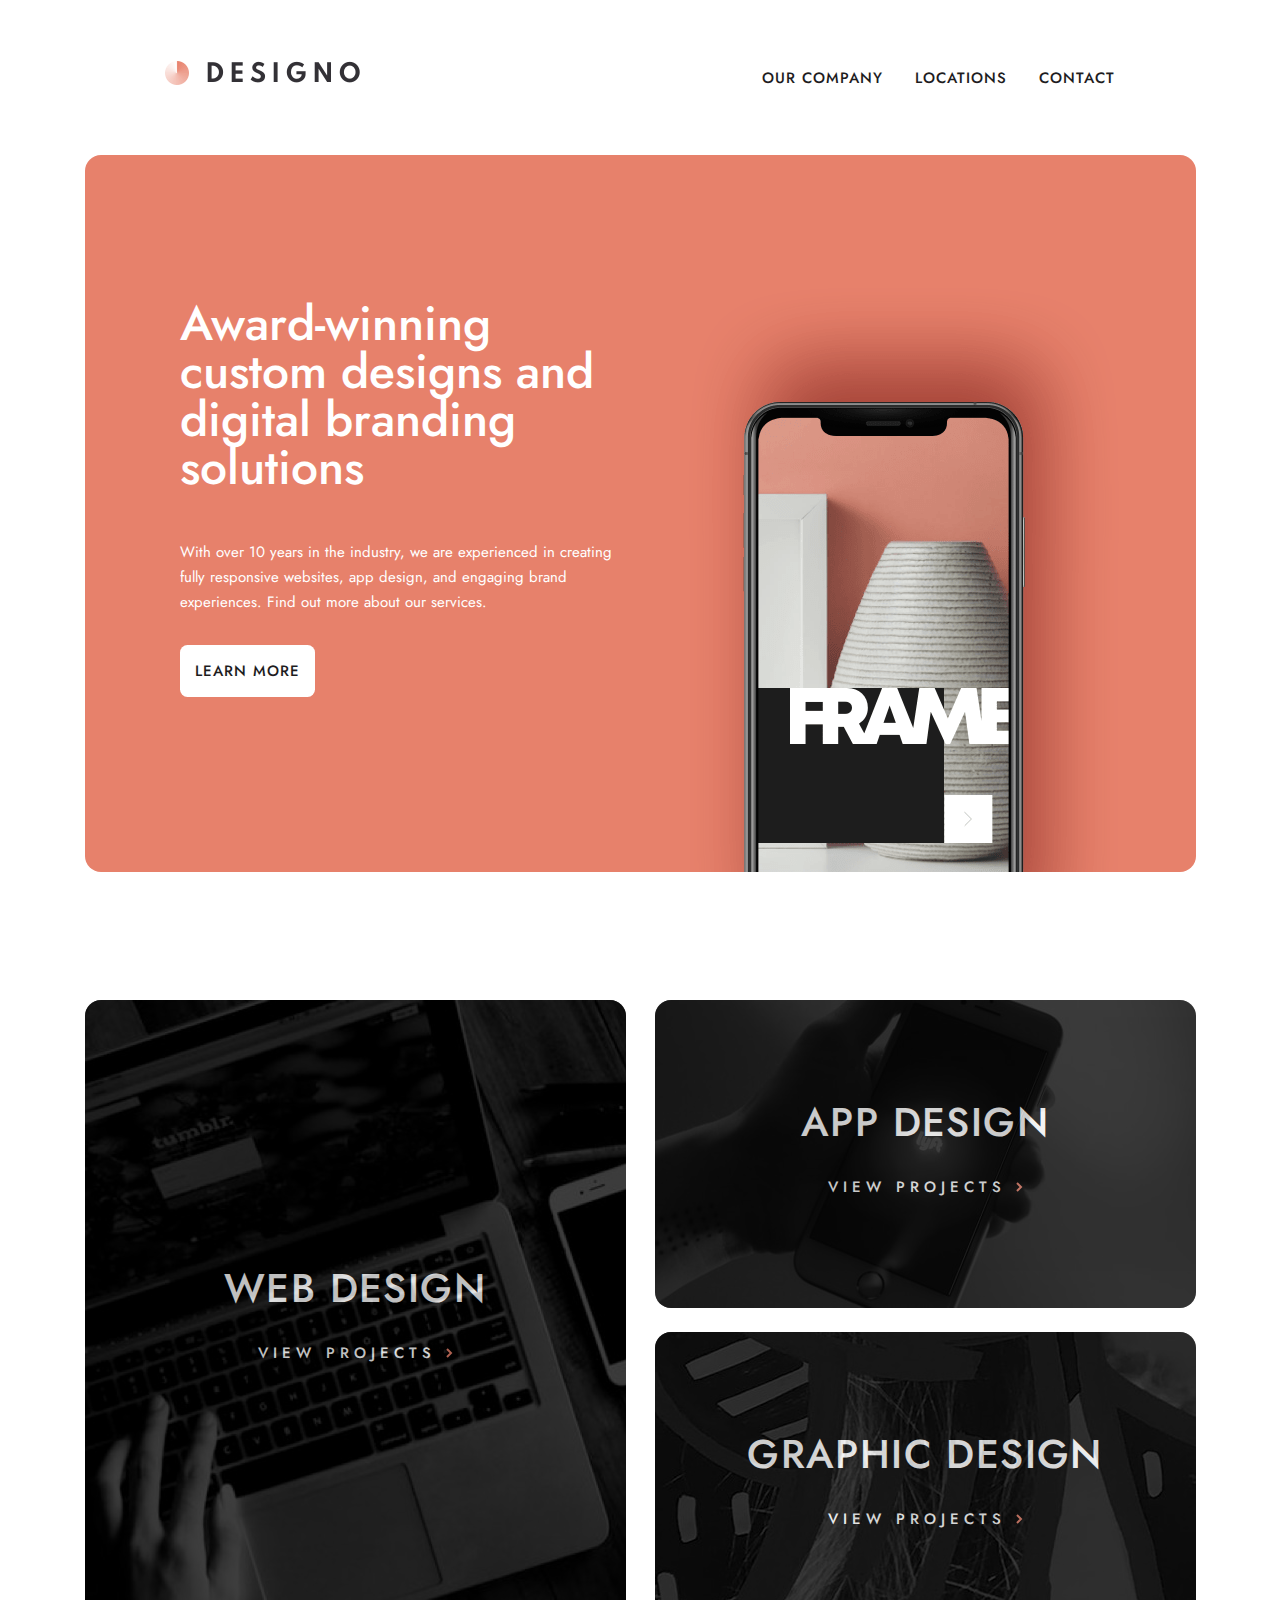
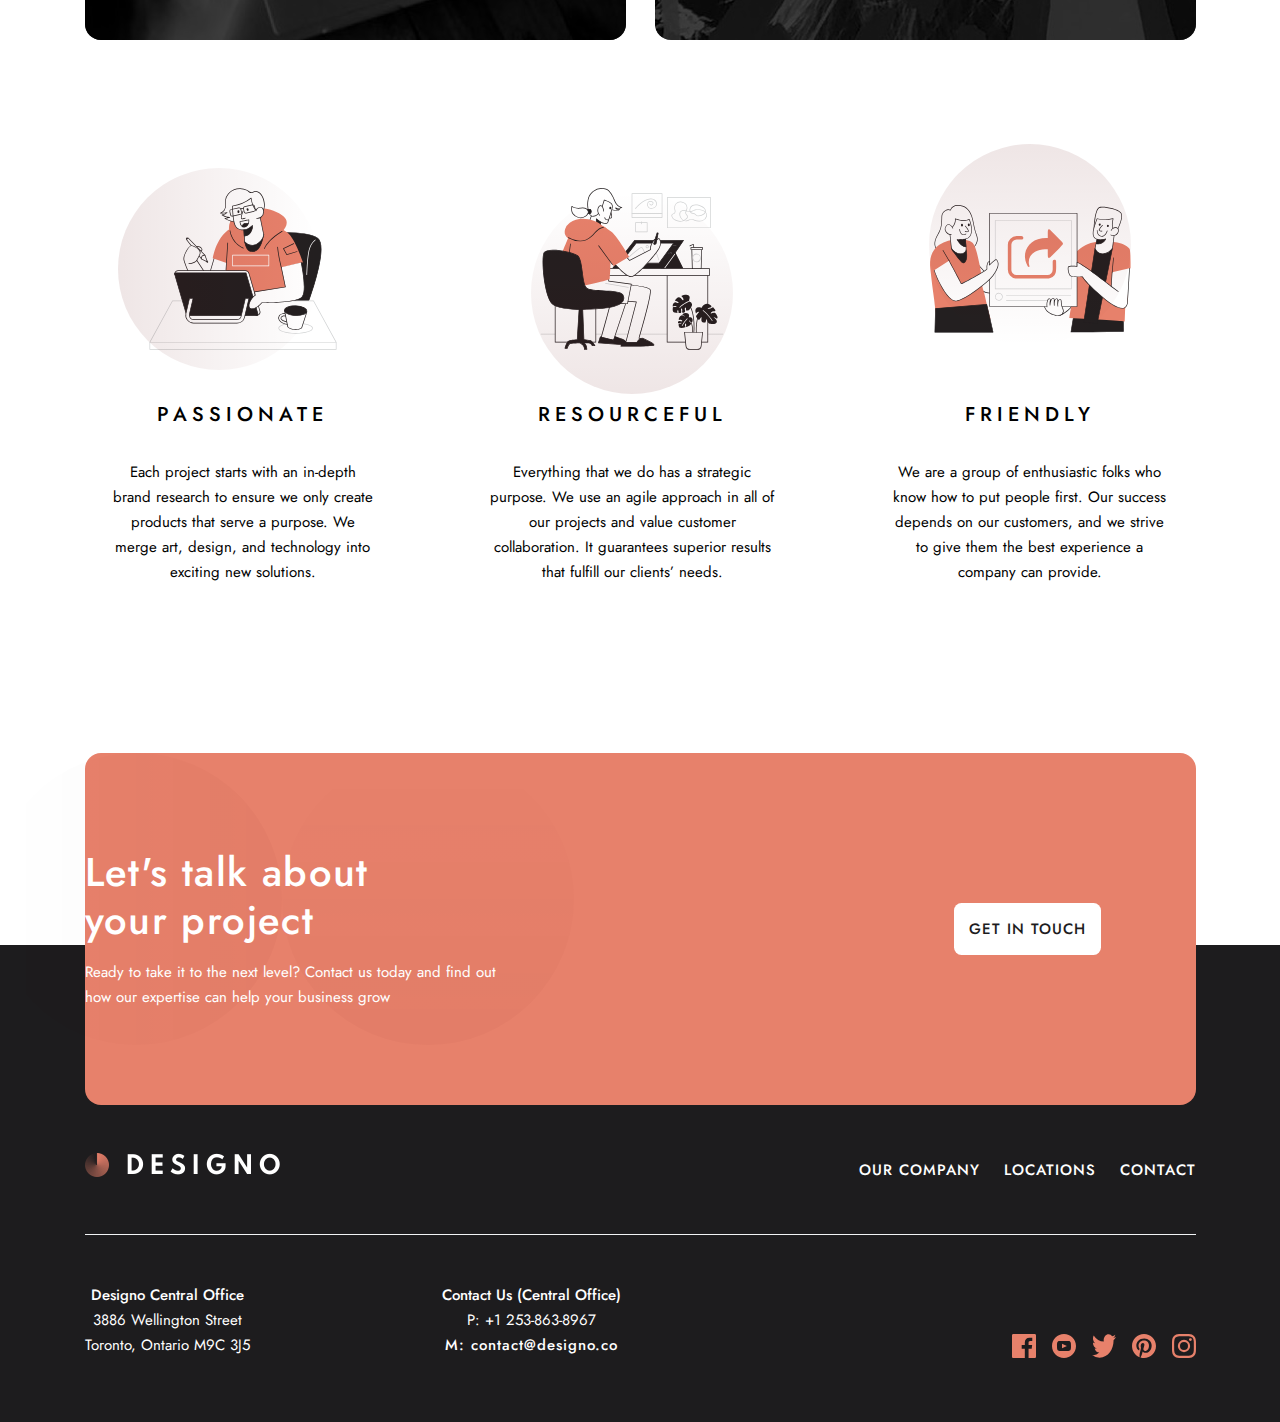
<file: index.html>
<!DOCTYPE html>
<html lang="en">
  <head>
    <meta charset="UTF-8" />
    <meta name="viewport" content="width=device-width, initial-scale=1.0" />

    <link
      href="https://fonts.googleapis.com/css2?family=Jost:wght@400;500&display=swap"
      rel="stylesheet"
    />

    <link
      rel="icon"
      type="image/png"
      sizes="32x32"
      href="./assets/favicon-32x32.png"
    />

    <link href="/styles/base.css" rel="stylesheet" />
    <link href="/styles/home.css" rel="stylesheet" />
    <script src="js/navbar.js" defer></script>

    <title>Frontend Mentor | Designo Agency Website Challenge</title>
  </head>
  <body>
    <header class="primary-header">
      <nav>
        <a href="/">
          <img
            class="brand-logo"
            src="assets/shared/desktop/logo-dark.png"
            alt="business brand logo"
          />
        </a>
        <a class="toggle-menu" aria-label="mobile menu toggle" href="#"></a>
        <ul class="primary-navigation">
          <li><a href="/about.html">OUR COMPANY</a></li>
          <li><a href="/locations.html">LOCATIONS</a></li>
          <li><a href="/contact.html">CONTACT</a></li>
        </ul>
      </nav>
    </header>

    <main>
      <div class="hero intro">
        <div class="hero-text">
          <h1>Award-winning custom designs and digital branding solutions</h1>
          <p>
            With over 10 years in the industry, we are experienced in creating
            fully responsive websites, app design, and engaging brand
            experiences. Find out more about our services.
          </p>
          <a class="cta-button" href="#">LEARN MORE</a>
        </div>
        <div class="hero-image"></div>
      </div>
      <div class="project-links">
        <div class="project-web">
          <div class="project-overlay">
            <h2>WEB DESIGN</h2>
            <a href="/web-design.html"
              >VIEW PROJECTS
              <img
                src="assets/shared/desktop/icon-right-arrow.svg"
                alt="arrow"
              />
            </a>
          </div>
        </div>
        <div class="project-app">
          <div class="project-overlay">
            <h2>APP DESIGN</h2>
            <a href="/app-design.html"
              >VIEW PROJECTS
              <img src="assets/shared/desktop/icon-right-arrow.svg" alt="arrow"
            /></a>
          </div>
        </div>
        <div class="project-graphic">
          <div class="project-overlay">
            <h2>GRAPHIC DESIGN</h2>
            <a href="/graphic-design.html"
              >VIEW PROJECTS
              <img src="assets/shared/desktop/icon-right-arrow.svg" alt="arrow"
            /></a>
          </div>
        </div>
      </div>
      <section class="benefits">
        <div class="passionate">
          <div class="image"></div>
          <img
            src="assets/home/desktop/illustration-passionate.svg"
            alt="passion-illustration"
          />
          <div class="benefit-text">
            <h3>PASSIONATE</h3>
            <p>
              Each project starts with an in-depth brand research to ensure we
              only create products that serve a purpose. We merge art, design,
              and technology into exciting new solutions.
            </p>
          </div>
        </div>

        <div class="resourceful">
          <div class="image"></div>
          <img
            src="assets/home/desktop/illustration-resourceful.svg"
            alt="resourceful illustration"
          />
          <div class="benefit-text">
            <h3>RESOURCEFUL</h3>
            <p>
              Everything that we do has a strategic purpose. We use an agile
              approach in all of our projects and value customer collaboration.
              It guarantees superior results that fulfill our clients’ needs.
            </p>
          </div>
        </div>

        <div class="friendly">
          <div class="image"></div>
          <img
            src="assets/home/desktop/illustration-friendly.svg"
            alt="friendly
          illustration"
          />
          <div class="benefit-text">
            <h3>FRIENDLY</h3>
            <p>
              We are a group of enthusiastic folks who know how to put people
              first. Our success depends on our customers, and we strive to give
              them the best experience a company can provide.
            </p>
          </div>
        </div>
      </section>
    </main>

    <footer class="primary-footer">
      <div class="footer-cta-outer">
        <div class="footer-cta-inner">
          <h2>Let's talk about your project</h2>
          <p>
            Ready to take it to the next level? Contact us today and find out
            how our expertise can help your business grow
          </p>
          <a class="cta-button" href="/contact.html">GET IN TOUCH</a>
        </div>
      </div>

      <div class="footer-details">
        <div class="footer-navigation">
          <a href="/">
            <img
              class="brand-logo"
              src="assets/shared/desktop/logo-light.png"
              alt="business brand logo"
            />
          </a>
          <hr />
          <div class="footer-links">
            <a href="/about.html">OUR COMPANY</a>
            <a href="/locations.html">LOCATIONS</a>
            <a href="contact.html">CONTACT</a>
          </div>
        </div>
        <div class="footer-business">
          <div class="business-details">
            <p>
              <span class="details-header">Designo Central Office</span> <br />
              3886 Wellington Street <br />
              Toronto, Ontario M9C 3J5
            </p>

            <p>
              <span class="details-header">Contact Us (Central Office)</span>
              <br />
              P: +1 253-863-8967</a> <br />
              <a href="mailto:contact@designo.co">M: contact@designo.co</a>
            </p>
          </div>
          <div class="business-socials">
            <img
              src="assets/shared/desktop/icon-facebook.svg"
              alt="facebook icon"
            />
            <img
              src="assets/shared/desktop/icon-youtube.svg"
              alt="youtube icon"
            />
            <img
              src="assets/shared/desktop/icon-twitter.svg"
              alt="twitter icon"
            />
            <img
              src="assets/shared/desktop/icon-pinterest.svg"
              alt="pinterest icon"
            />
            <img
              src="assets/shared/desktop/icon-instagram.svg"
              alt="instagram icon"
            />
          </div>
        </div>
      </div>
    </footer>
  </body>
</html>
</file>
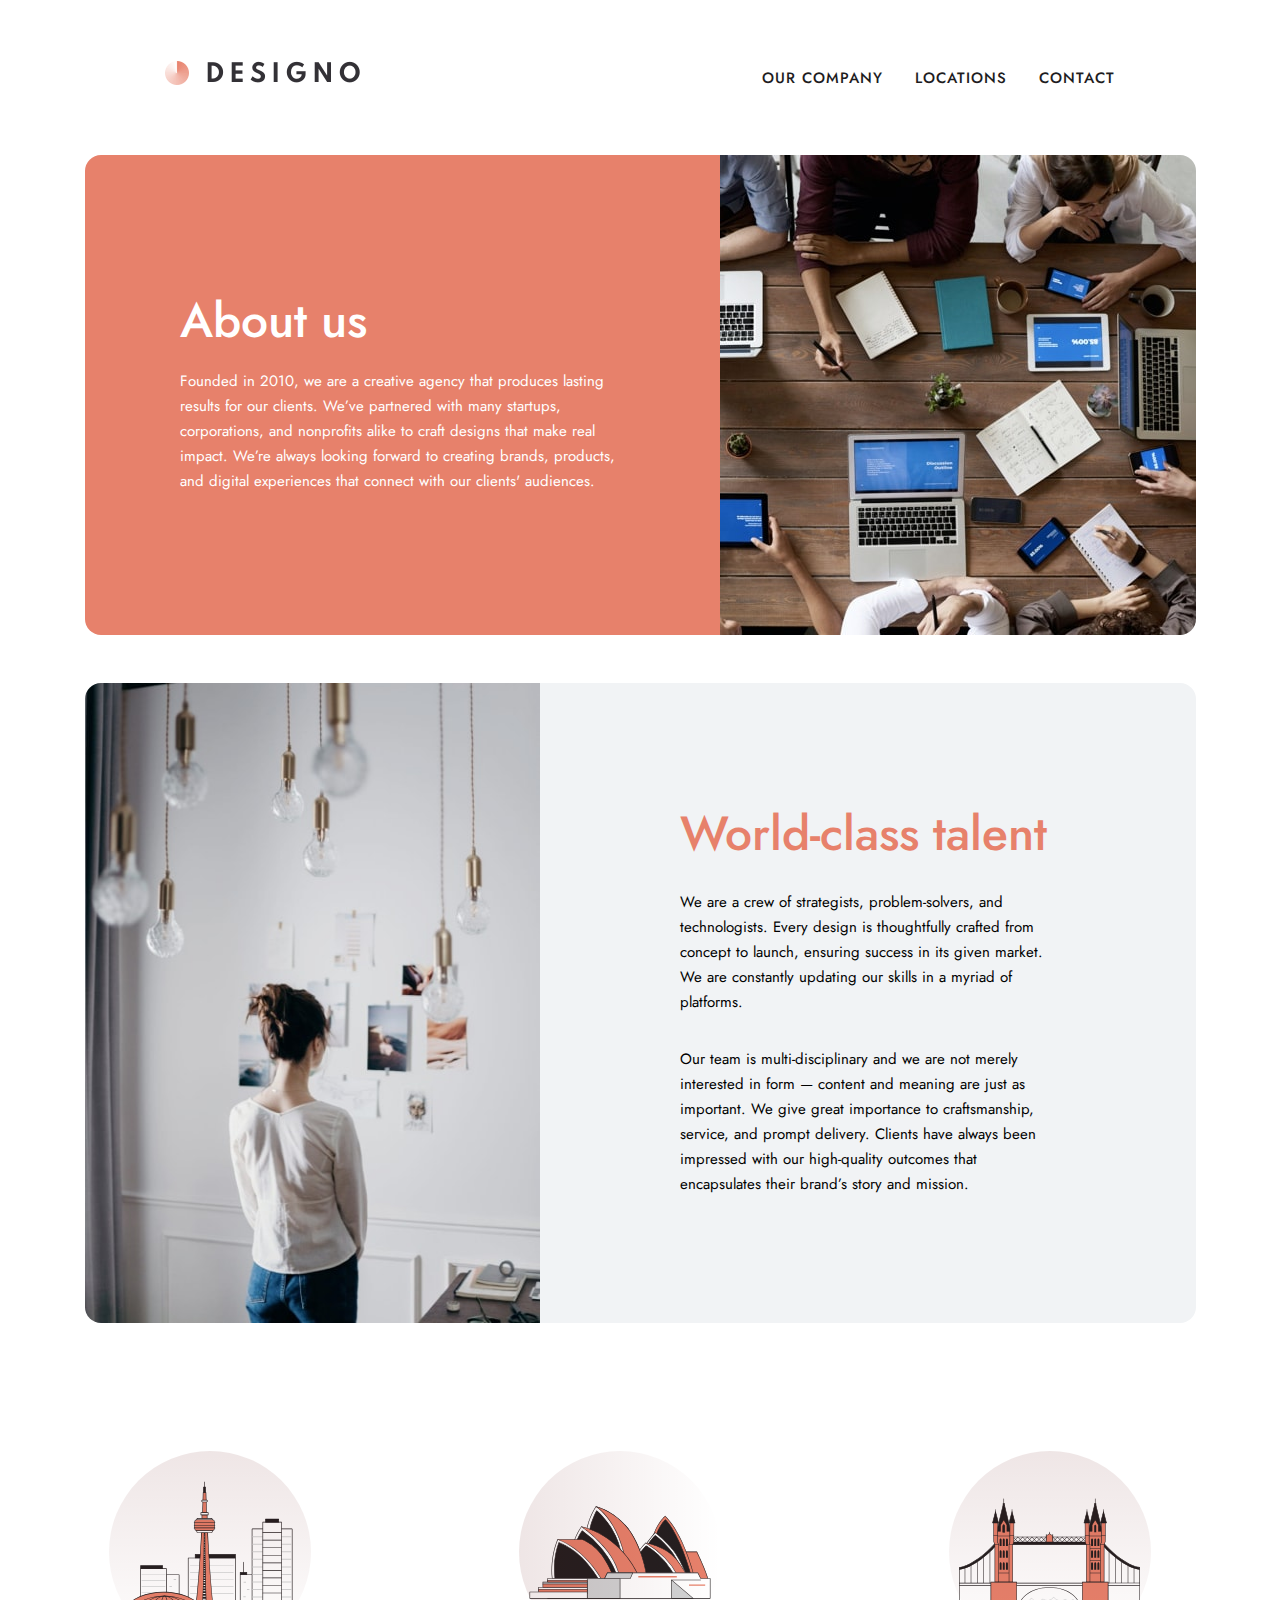
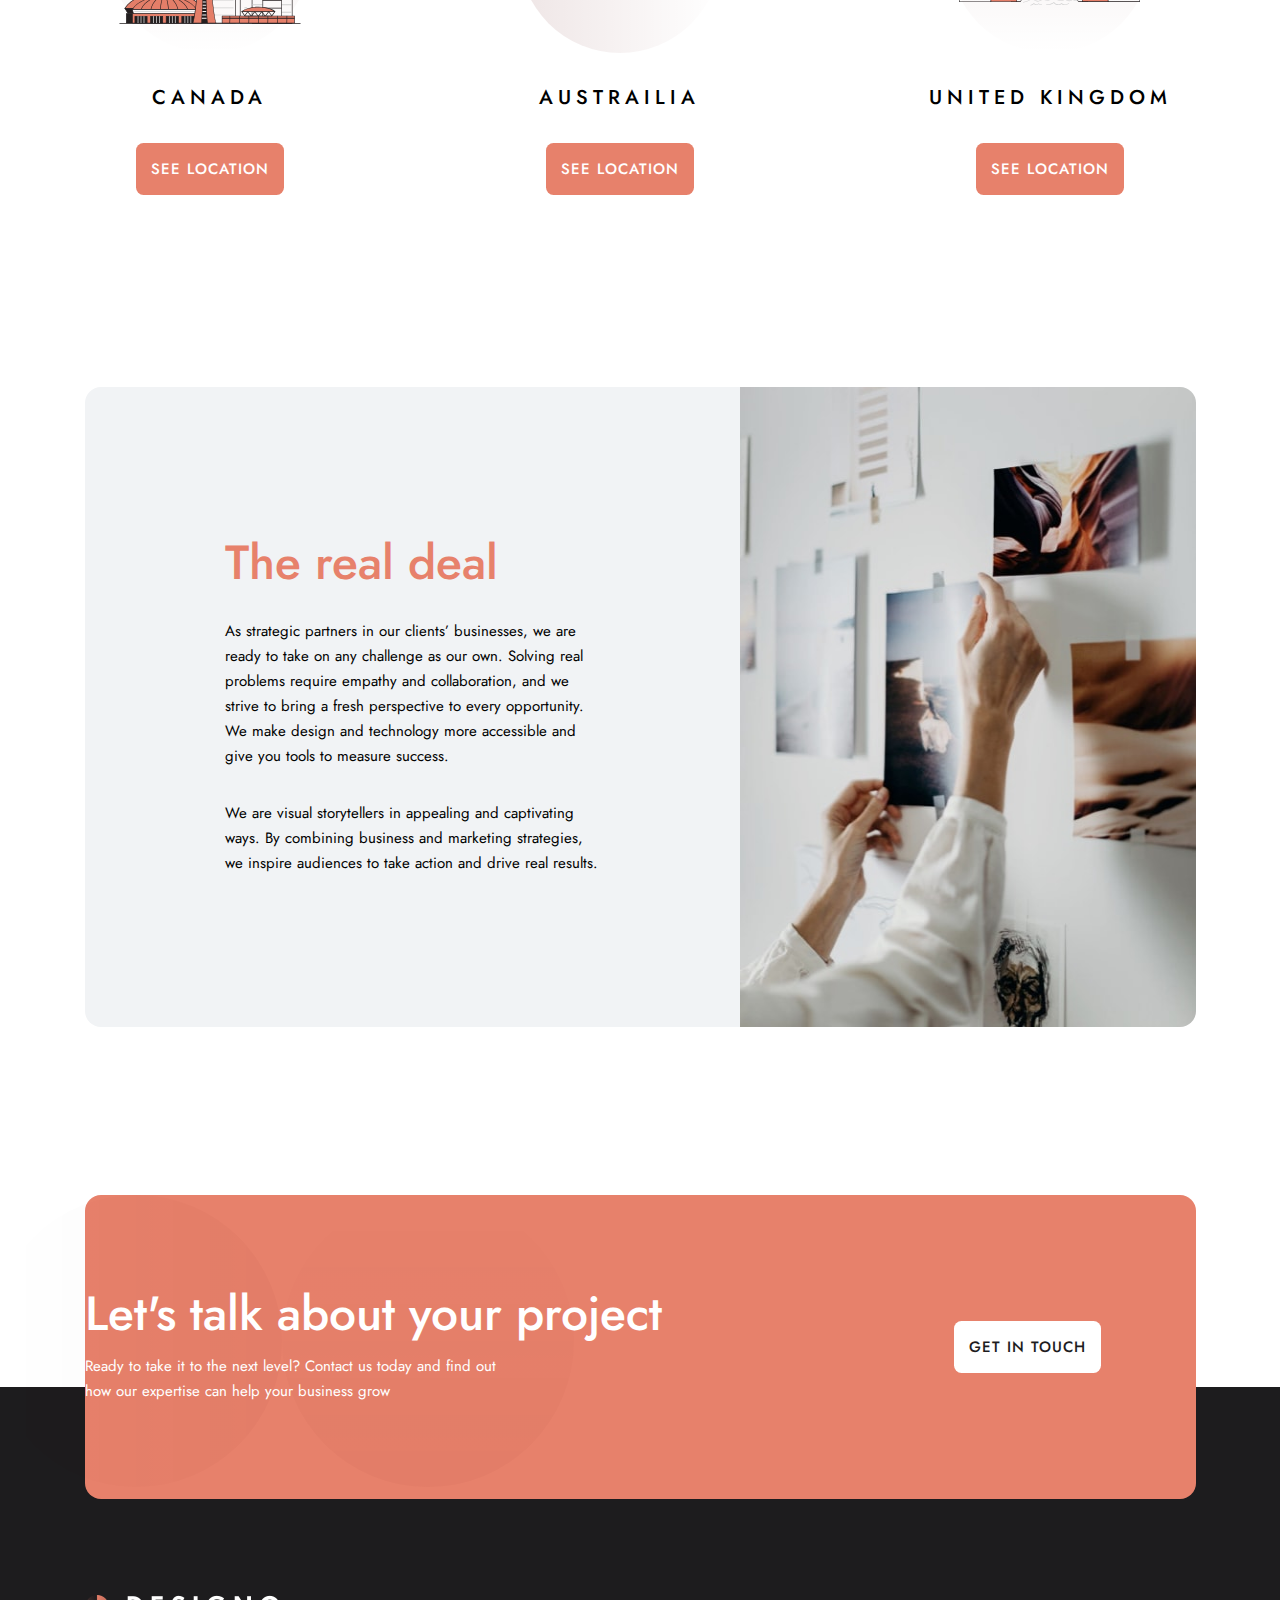
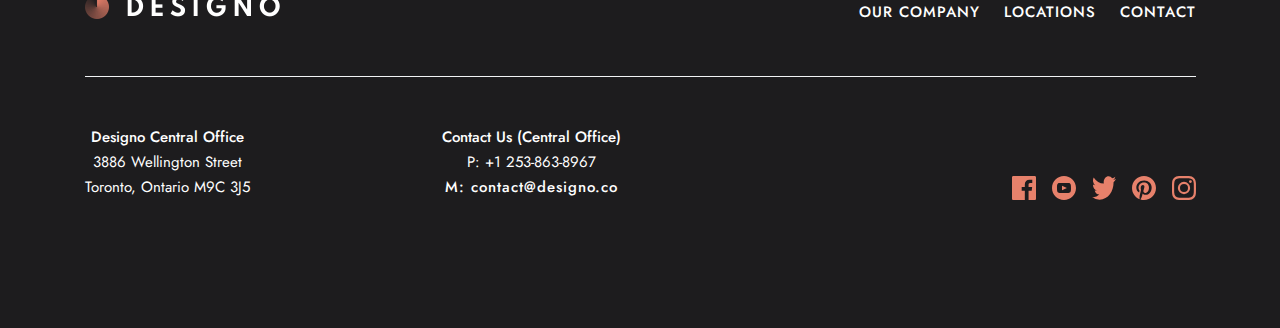
<file: about.html>
<!DOCTYPE html>
<html lang="en">
  <head>
    <meta charset="UTF-8" />
    <meta name="viewport" content="width=device-width, initial-scale=1.0" />

    <link
      href="https://fonts.googleapis.com/css2?family=Jost:wght@400;500&display=swap"
      rel="stylesheet"
    />

    <link
      rel="icon"
      type="image/png"
      sizes="32x32"
      href="./assets/favicon-32x32.png"
    />

    <link href="/styles/base.css" rel="stylesheet" />
    <script src="js/navbar.js" defer></script>

    <title>Frontend Mentor | Designo Agency Website Challenge</title>
  </head>
  <body>
    <header class="primary-header">
      <nav>
        <a href="/">
          <img
            class="brand-logo"
            src="assets/shared/desktop/logo-dark.png"
            alt="business brand logo"
          />
        </a>
         <a class="toggle-menu" aria-label="mobile menu toggle" href="#"></a>
        <ul class="primary-navigation">
          <li><a href="/about.html">OUR COMPANY</a></li>
          <li><a href="/locations.html">LOCATIONS</a></li>
          <li><a href="/contact.html">CONTACT</a></li>
        </ul>
      </nav>
    </header>

    <main>
      <div class="intro-wrapper">
        <div class="about-intro">
          <div class="about-intro-image">
            <img
              class="about-page-images mobile"
              src="assets/about/mobile/image-about-hero.jpg"
              alt="about intro image"
            />
            <img
              class="about-page-images tablet"
              src="assets/about/tablet/image-about-hero.jpg"
              alt="about intro image"
            />
            <img
              class="about-page-images desktop"
              src="assets/about/desktop/image-about-hero.jpg"
              alt="about intro image"
            />
          </div>
          <div class="about-intro-text">
            <h1>About us</h1>
            <p>
              Founded in 2010, we are a creative agency that produces lasting
              results for our clients. We’ve partnered with many startups,
              corporations, and nonprofits alike to craft designs that make real
              impact. We’re always looking forward to creating brands, products,
              and digital experiences that connect with our clients' audiences.
            </p>
          </div>
        </div>
        <div class="world-class">
          <div class="world-class-image">
            <img
              class="about-page-images mobile"
              src="assets/about/mobile/image-world-class-talent.jpg"
              alt="woman with talent image"
            />
            <img
              class="about-page-images tablet"
              src="assets/about/tablet/image-world-class-talent.jpg"
              alt="woman with talent image"
            />
            <img
              class="about-page-images desktop"
              src="assets/about/desktop/image-world-class-talent.jpg"
              alt="woman with talent image"
            />
          </div>
          <div class="about-section">
            <h1>World-class talent</h1>
            <p>
              We are a crew of strategists, problem-solvers, and technologists.
              Every design is thoughtfully crafted from concept to launch,
              ensuring success in its given market. We are constantly updating
              our skills in a myriad of platforms.
            </p>
            <p>
              Our team is multi-disciplinary and we are not merely interested in
              form — content and meaning are just as important. We give great
              importance to craftsmanship, service, and prompt delivery. Clients
              have always been impressed with our high-quality outcomes that
              encapsulates their brand’s story and mission.
            </p>
          </div>
        </div>
      </div>

      <section class="locations-links">
        <div class="location canada">
          <div class="image"></div>
          <img src="assets/shared/desktop/illustration-canada.svg" />
          <h3>CANADA</h3>
          <a class="see-location-button" href="/locations.html">SEE LOCATION</a>
        </div>
        <div class="location austrailia">
          <div class="image"></div>
          <img src="assets/shared/desktop/illustration-australia.svg" />
          <h3>AUSTRAILIA</h3>
          <a class="see-location-button" href="/locations.html">SEE LOCATION</a>
        </div>
        <div class="location united-kingdom">
          <div class="image"></div>
          <img src="assets/shared/desktop/illustration-united-kingdom.svg" />
          <h3>UNITED KINGDOM</h3>
          <a class="see-location-button" href="/locations.html">SEE LOCATION</a>
        </div>
      </section>

      <div class="real-deal">
        <div class="real-deal-image">
          <img
            class="about-page-images mobile"
            src="assets/about/mobile/image-real-deal.jpg"
            alt="real-deal image"
          />
          <img
            class="about-page-images tablet"
            src="assets/about/tablet/image-real-deal.jpg"
            alt="real-deal image"
          />
          <img
            class="about-page-images desktop"
            src="assets/about/desktop/image-real-deal.jpg"
            alt="real-deal image"
          />
        </div>
        <div class="about-section">
          <h1>The real deal</h1>
          <p>
            As strategic partners in our clients’ businesses, we are ready to
            take on any challenge as our own. Solving real problems require
            empathy and collaboration, and we strive to bring a fresh
            perspective to every opportunity. We make design and technology more
            accessible and give you tools to measure success.
          </p>
          <p>
            We are visual storytellers in appealing and captivating ways. By
            combining business and marketing strategies, we inspire audiences to
            take action and drive real results.
          </p>
        </div>
      </div>
    </main>

    <footer class="primary-footer">
      <div class="footer-cta-outer">
        <div class="footer-cta-inner">
          <h1>Let's talk about your project</h1>
          <p>
            Ready to take it to the next level? Contact us today and find out
            how our expertise can help your business grow
          </p>
          <a class="cta-button" href="/contact.html">GET IN TOUCH</a>
        </div>
      </div>

      <div class="footer-details">
        <div class="footer-navigation">
          <a href="/">
            <img
              class="brand-logo"
              src="assets/shared/desktop/logo-light.png"
              alt="business brand logo"
            />
          </a>
          <hr />
          <div class="footer-links">
            <a href="/about.html">OUR COMPANY</a>
            <a href="/locations.html">LOCATIONS</a>
            <a href="/contact.html">CONTACT</a>
          </div>
        </div>
        <div class="footer-business">
           <div class="footer-business">
          <div class="business-details">
            <p>
              <span class="details-header">Designo Central Office</span> <br />
              3886 Wellington Street <br />
              Toronto, Ontario M9C 3J5
            </p>

            <p>
              <span class="details-header">Contact Us (Central Office)</span>
              <br />
              P: +1 253-863-8967</a> <br />
              <a href="mailto:contact@designo.co">M: contact@designo.co</a>
            </p>
          </div>
          <div class="business-socials">
            <img
              src="assets/shared/desktop/icon-facebook.svg"
              alt="facebook icon"
            />
            <img
              src="assets/shared/desktop/icon-youtube.svg"
              alt="youtube icon"
            />
            <img
              src="assets/shared/desktop/icon-twitter.svg"
              alt="twitter icon"
            />
            <img
              src="assets/shared/desktop/icon-pinterest.svg"
              alt="pinterest icon"
            />
            <img
              src="assets/shared/desktop/icon-instagram.svg"
              alt="instagram icon"
            />
          </div>
        </div>
        </div>
      </div>
    </footer>
  </body>
</html>
</file>
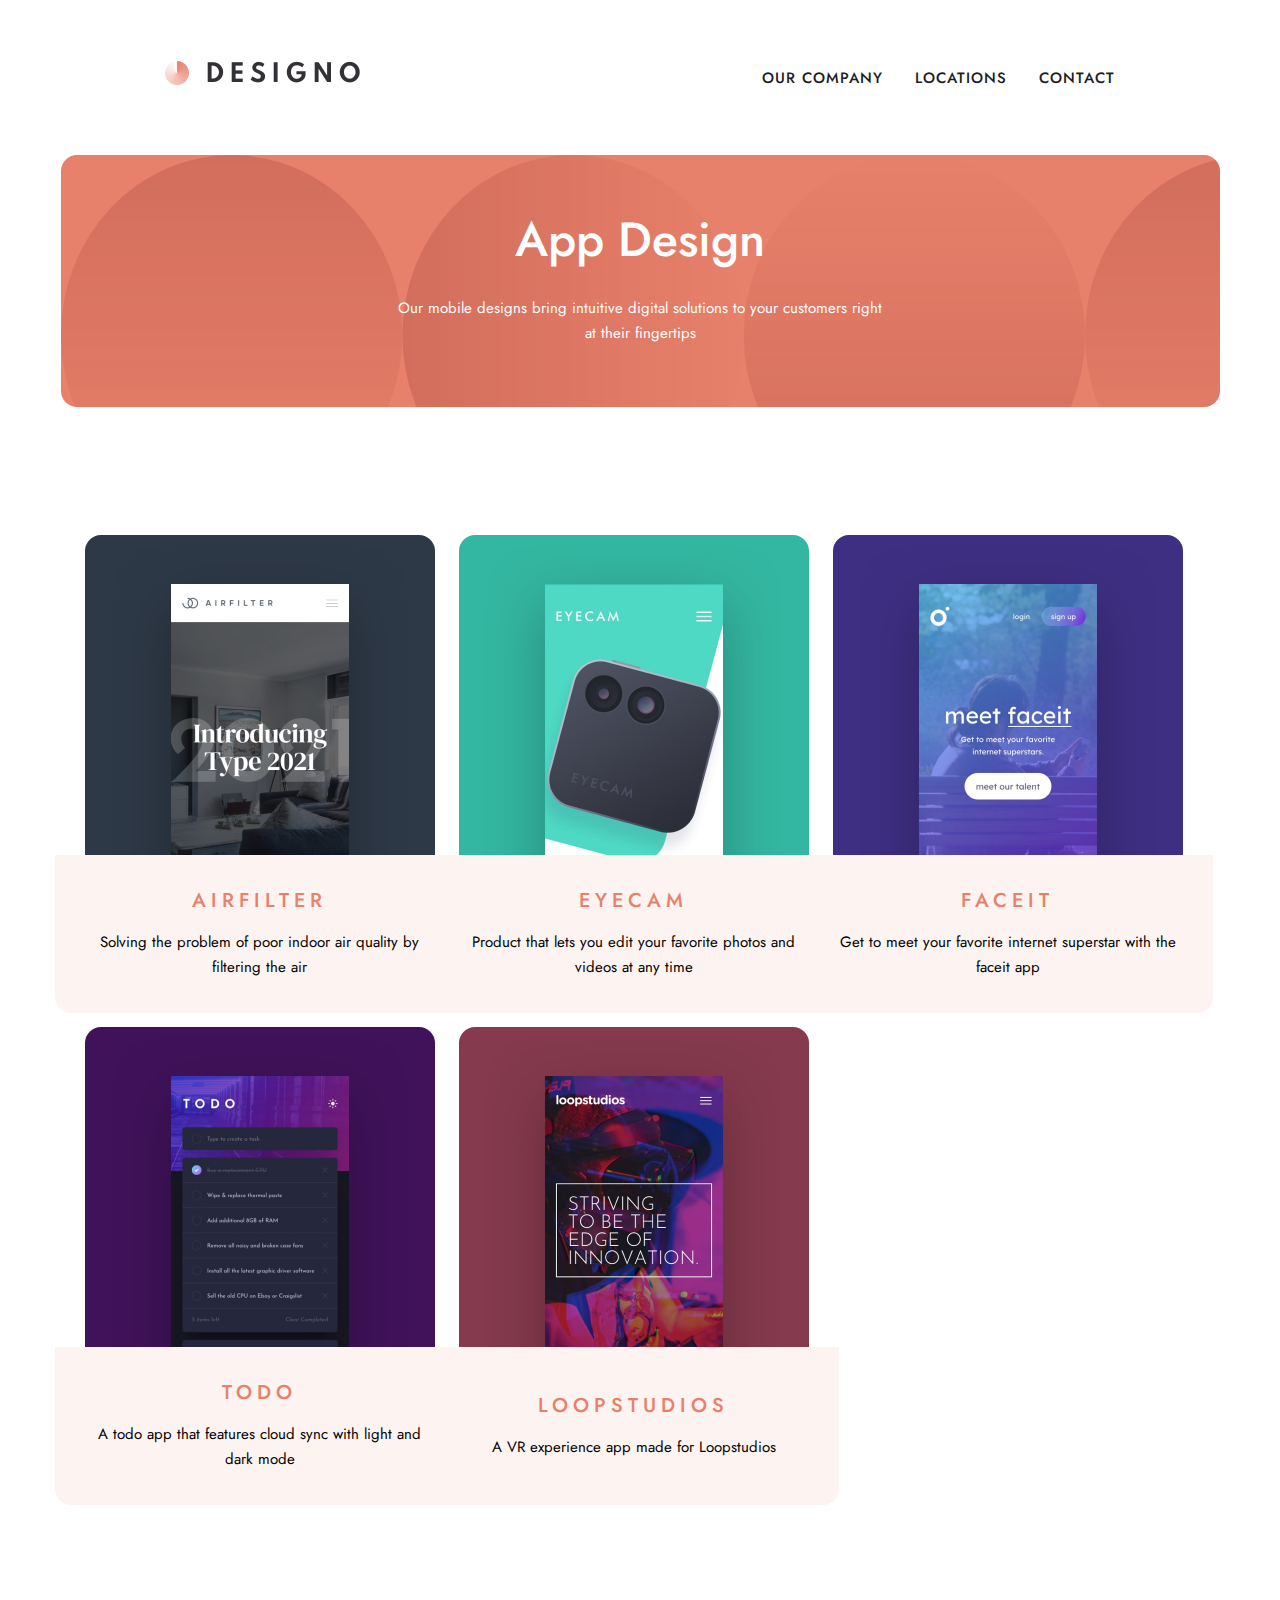
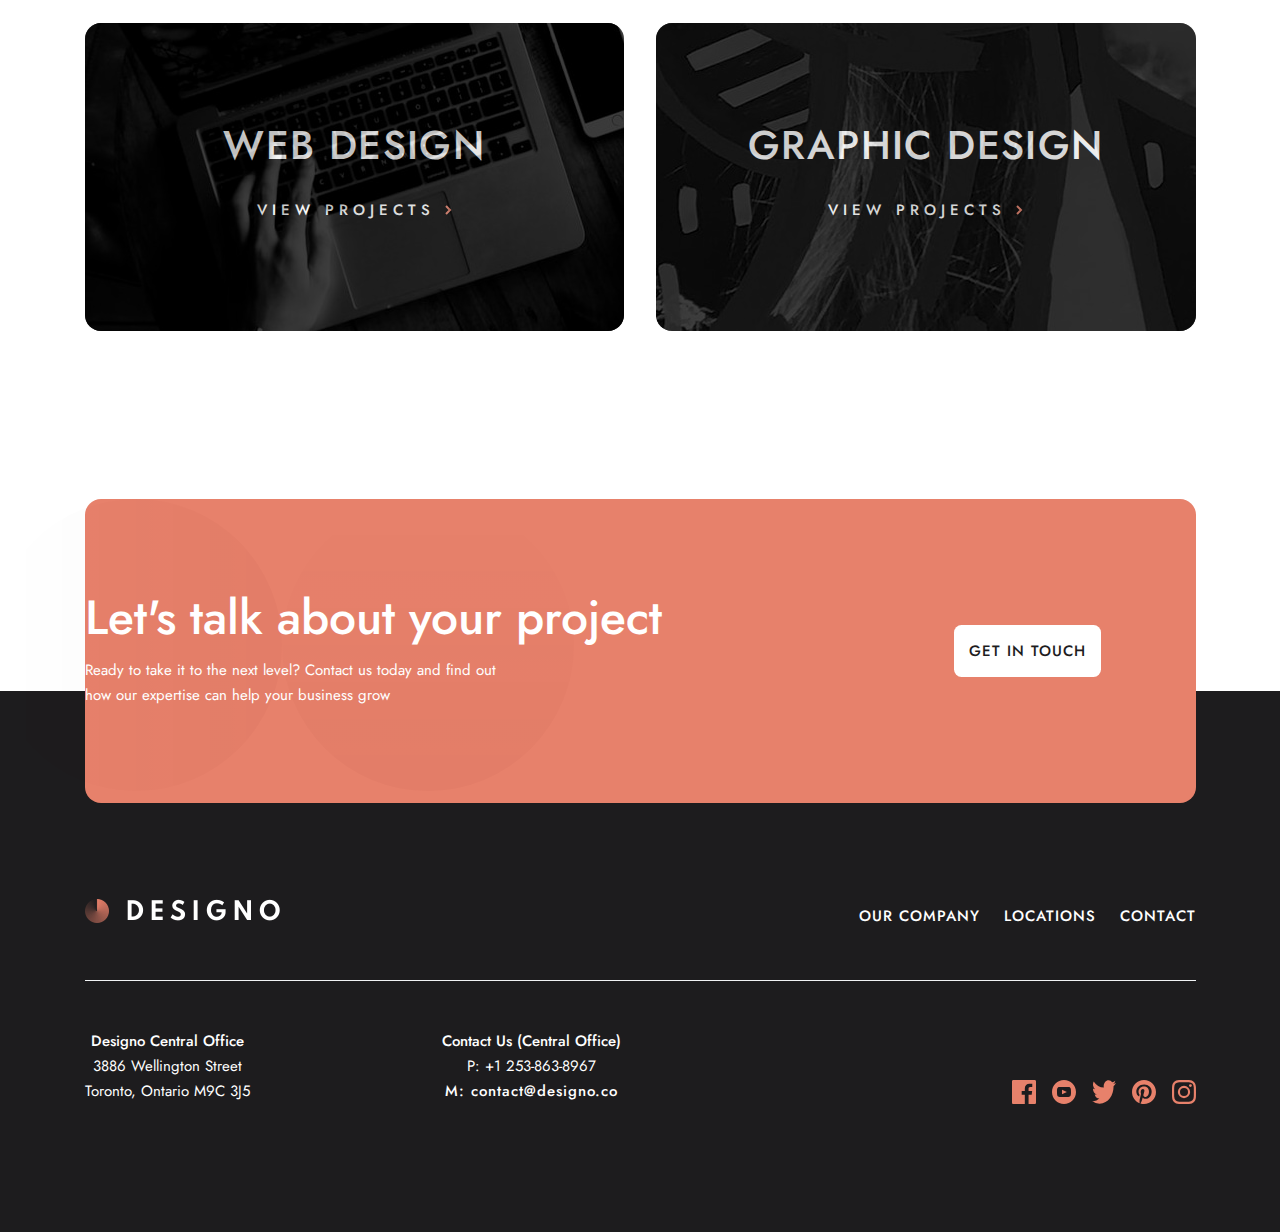
<file: app-design.html>
<!DOCTYPE html>
<html lang="en">
  <head>
    <meta charset="UTF-8" />
    <meta name="viewport" content="width=device-width, initial-scale=1.0" />

    <link
      href="https://fonts.googleapis.com/css2?family=Jost:wght@400;500&display=swap"
      rel="stylesheet"
    />

    <link
      rel="icon"
      type="image/png"
      sizes="32x32"
      href="./assets/favicon-32x32.png"
    />

    <link href="/styles/base.css" rel="stylesheet" />
    <script src="js/navbar.js" defer></script>

    <title>Frontend Mentor | Designo Agency Website Challenge</title>
  </head>
  <body>
    <header class="primary-header">
      <nav>
        <a href="/">
          <img
            class="brand-logo"
            src="assets/shared/desktop/logo-dark.png"
            alt="business brand logo"
          />
        </a>
        <a class="toggle-menu" aria-label="mobile menu toggle" href="#"></a>
        <ul class="primary-navigation">
          <li><a href="/about.html">OUR COMPANY</a></li>
          <li><a href="/locations.html">LOCATIONS</a></li>
          <li><a href="/contact.html">CONTACT</a></li>
        </ul>
      </nav>
    </header>

    <main>
      <div class="design-intro">
        <h1>App Design</h1>
        <p>
          Our mobile designs bring intuitive digital solutions to your customers
          right at their fingertips
        </p>
      </div>

      <div class="project-examples">
        <div class="example">
          <img
            src="assets/app-design/desktop/image-airfilter.jpg"
            alt="airfilter page image"
          />
          <div class="example-text">
            <h3>AIRFILTER</h3>
            <p>
              Solving the problem of poor indoor air quality by filtering the
              air
            </p>
          </div>
        </div>

        <div class="example">
          <img
            src="assets/app-design/desktop/image-eyecam.jpg"
            alt="eyecam page image"
          />
          <div class="example-text">
            <h3>EYECAM</h3>
            <p>
              Product that lets you edit your favorite photos and videos at any
              time
            </p>
          </div>
        </div>

        <div class="example">
          <img
            src="assets/app-design/desktop/image-faceit.jpg"
            alt="faceit image"
          />
          <div class="example-text">
            <h3>FACEIT</h3>
            <p>
              Get to meet your favorite internet superstar with the faceit app
            </p>
          </div>
        </div>

        <div class="example">
          <img
            src="assets/app-design/desktop/image-todo.jpg"
            alt="todo image"
          />
          <div class="example-text">
            <h3>TODO</h3>
            <p>A todo app that features cloud sync with light and dark mode</p>
          </div>
        </div>

        <div class="example">
          <img
            src="assets/app-design/desktop/image-loopstudios.jpg"
            alt="loopstudios page image"
          />
          <div class="example-text">
            <h3>LOOPSTUDIOS</h3>
            <p>A VR experience app made for Loopstudios</p>
          </div>
        </div>
      </div>

      <div class="project-links">
        <div class="project-web">
          <div class="project-overlay">
            <h2>WEB DESIGN</h2>
            <a href="/web-design.html"
              >VIEW PROJECTS
              <img src="assets/shared/desktop/icon-right-arrow.svg" />
            </a>
          </div>
        </div>
        <div class="project-graphic">
          <div class="project-overlay">
            <h2>GRAPHIC DESIGN</h2>
            <a href="/graphic-design.html"
              >VIEW PROJECTS
              <img src="assets/shared/desktop/icon-right-arrow.svg"
            /></a>
          </div>
        </div>
      </div>
    </main>

    <footer class="primary-footer">
      <div class="footer-cta-outer">
        <div class="footer-cta-inner">
          <h1>Let's talk about your project</h1>
          <p>
            Ready to take it to the next level? Contact us today and find out
            how our expertise can help your business grow
          </p>
          <a class="cta-button" href="/contact.html">GET IN TOUCH</a>
        </div>
      </div>

      <div class="footer-details">
        <div class="footer-navigation">
          <a href="/">
            <img
              class="brand-logo"
              src="assets/shared/desktop/logo-light.png"
              alt="business brand logo"
            />
          </a>
          <hr />
          <div class="footer-links">
            <a href="/about.html">OUR COMPANY</a>
            <a href="/locations.html">LOCATIONS</a>
            <a href="contact.html">CONTACT</a>
          </div>
        </div>
        <div class="footer-business">
           <div class="footer-business">
          <div class="business-details">
            <p>
              <span class="details-header">Designo Central Office</span> <br />
              3886 Wellington Street <br />
              Toronto, Ontario M9C 3J5
            </p>

            <p>
              <span class="details-header">Contact Us (Central Office)</span>
              <br />
              P: +1 253-863-8967</a> <br />
              <a href="mailto:contact@designo.co">M: contact@designo.co</a>
            </p>
          </div>
          <div class="business-socials">
            <img
              src="assets/shared/desktop/icon-facebook.svg"
              alt="facebook icon"
            />
            <img
              src="assets/shared/desktop/icon-youtube.svg"
              alt="youtube icon"
            />
            <img
              src="assets/shared/desktop/icon-twitter.svg"
              alt="twitter icon"
            />
            <img
              src="assets/shared/desktop/icon-pinterest.svg"
              alt="pinterest icon"
            />
            <img
              src="assets/shared/desktop/icon-instagram.svg"
              alt="instagram icon"
            />
          </div>
        </div>
        </div>
      </div>
    </footer>
  </body>
</html>
</file>
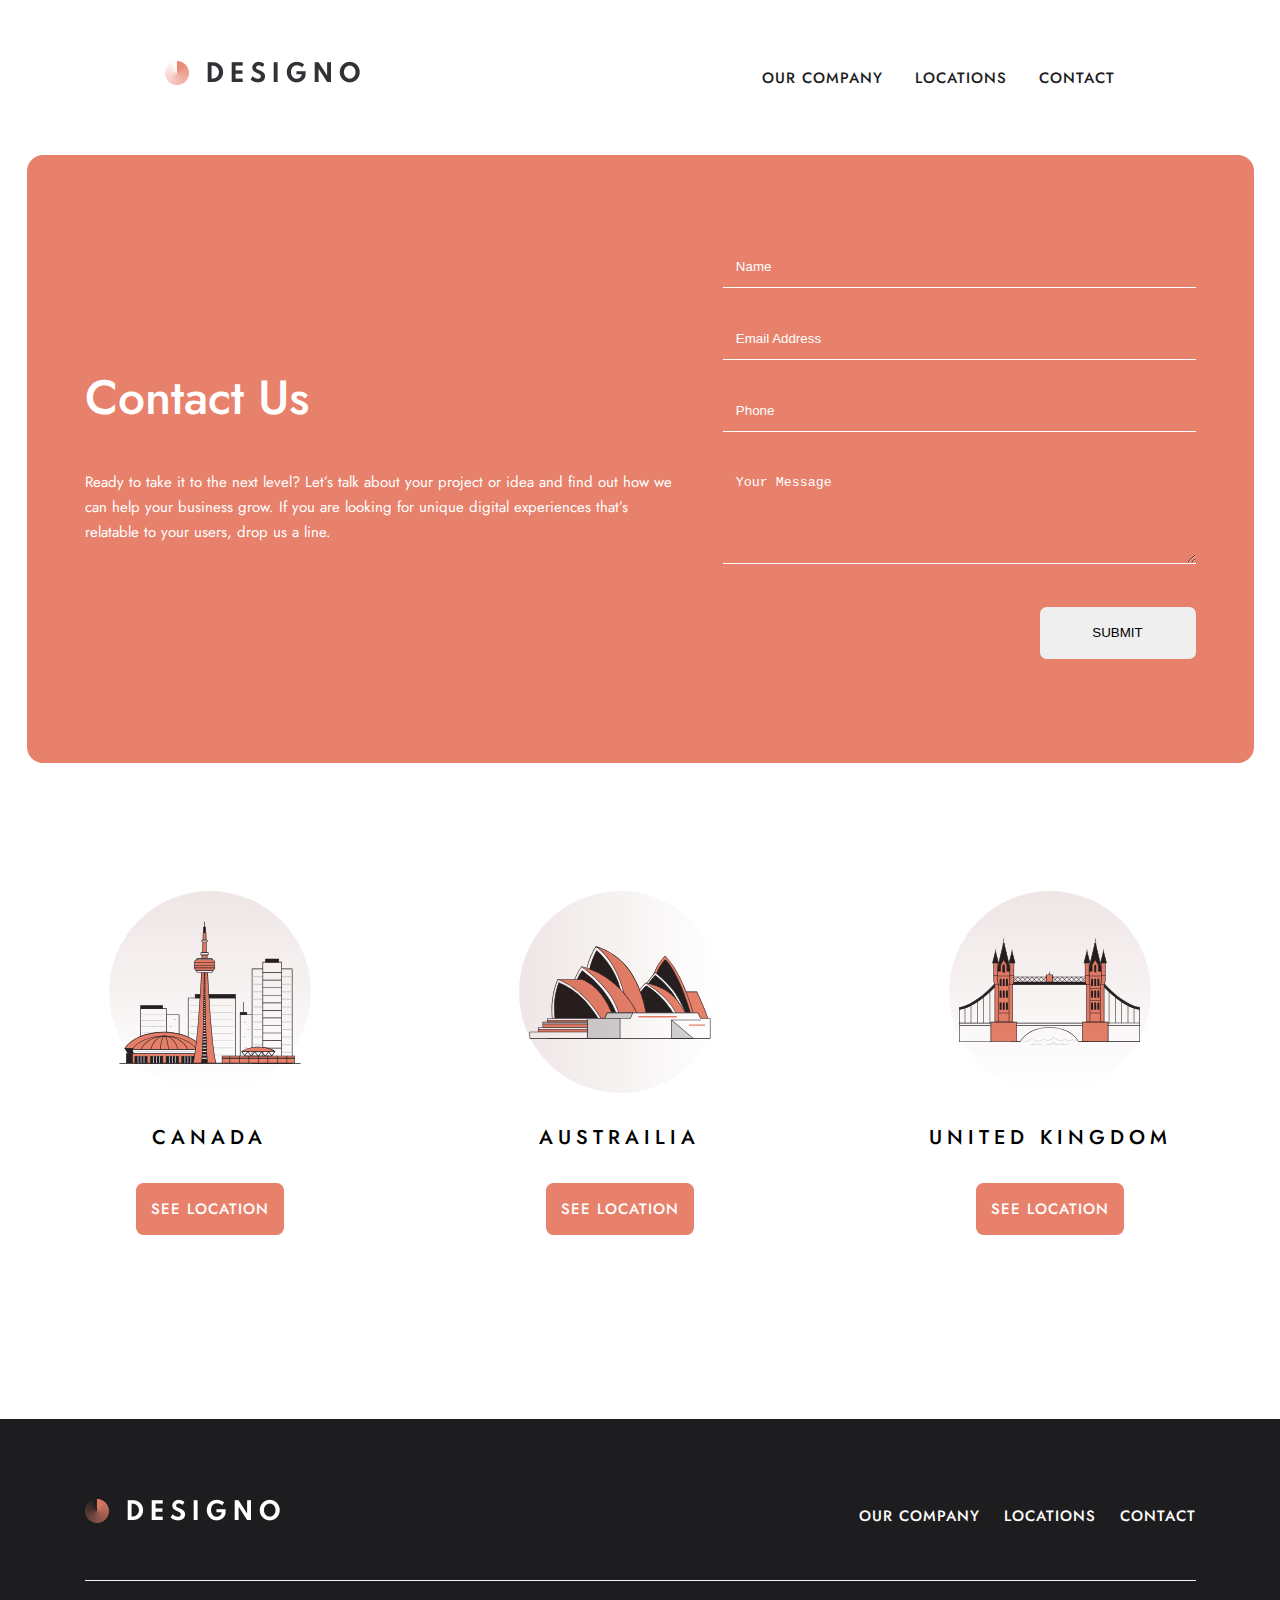
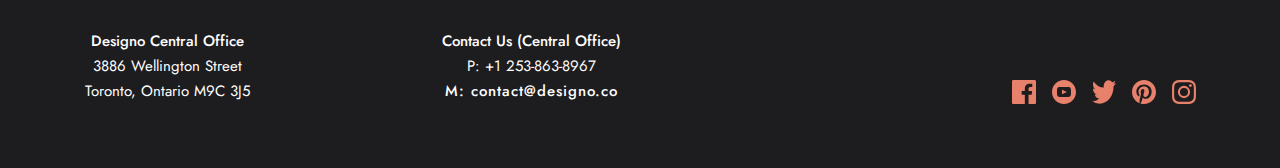
<file: contact.html>
<!DOCTYPE html>
<html lang="en">
  <head>
    <meta charset="UTF-8" />
    <meta name="viewport" content="width=device-width, initial-scale=1.0" />

    <link
      href="https://fonts.googleapis.com/css2?family=Jost:wght@400;500&display=swap"
      rel="stylesheet"
    />

    <link
      rel="icon"
      type="image/png"
      sizes="32x32"
      href="./assets/favicon-32x32.png"
    />

    <link href="/styles/base.css" rel="stylesheet" />
    <link href="/styles/contact.css" rel="stylesheet" />
    <script src="js/navbar.js" defer></script>
    <script src="js/form-validation.js" defer></script>

    <title>Frontend Mentor | Designo Agency Website Challenge</title>
  </head>
  <body>
    <header class="primary-header">
      <nav>
        <a href="/">
          <img
            class="brand-logo"
            src="assets/shared/desktop/logo-dark.png"
            alt="business brand logo"
          />
        </a>
        <a class="toggle-menu" aria-label="mobile menu toggle" href="#"></a>
        <ul class="primary-navigation">
          <li><a href="/about.html">OUR COMPANY</a></li>
          <li><a href="/locations.html">LOCATIONS</a></li>
          <li><a href="/contact.html">CONTACT</a></li>
        </ul>
      </nav>
    </header>

    <main>
      <div class="contact-form">
        <div class="form-intro">
          <h1>Contact Us</h1>
          <p>
            Ready to take it to the next level? Let’s talk about your project or
            idea and find out how we can help your business grow. If you are
            looking for unique digital experiences that’s relatable to your
            users, drop us a line.
          </p>
        </div>
        <form
          name="ContactUs"
          action="/contact.html"
          class="form-content"
          onsubmit="return validate()"
          method="post"
        >
          <div class="input-container">
            <input
              class="input-field"
              type="text"
              name="name"
              placeholder="Name"
            />
            <p class="empty-warning">
              Can't be empty
              <img
                src="assets/contact/desktop/icon-error.svg"
                alt="error-icon"
              />
            </p>
          </div>
          <div class="input-container">
            <input
              class="input-field"
              type="email"
              name="email"
              placeholder="Email Address"
            />
            <p class="empty-warning">
              Can't be empty
              <img
                src="assets/contact/desktop/icon-error.svg"
                alt="error-icon"
              />
            </p>
          </div>
          <div class="input-container">
            <input
              class="input-field"
              type="tel"
              name="phone"
              placeholder="Phone"
            />
            <p class="empty-warning">
              Can't be empty
              <img
                src="assets/contact/desktop/icon-error.svg"
                alt="error-icon"
              />
            </p>
          </div>
          <div class="input-container">
            <textarea
              class="input-field"
              name="message"
              placeholder="Your Message"
              cols="40"
              rows="5"
            ></textarea>
            <p class="empty-warning">
              Can't be empty
              <img
                src="assets/contact/desktop/icon-error.svg"
                alt="error-icon"
              />
            </p>
          </div>
          <input class="submit-button" type="submit" value="SUBMIT" />
        </form>
      </div>
      <section class="locations-links">
        <div class="location canada">
          <div class="image"></div>
          <img
            src="assets/shared/desktop/illustration-canada.svg"
            alt="illustration of canada"
          />
          <h3>CANADA</h3>
          <a class="see-location-button" href="/locations.html">SEE LOCATION</a>
        </div>
        <div class="location austrailia">
          <div class="image"></div>
          <img
            src="assets/shared/desktop/illustration-australia.svg"
            alt="illustration of autralia"
          />
          <h3>AUSTRAILIA</h3>
          <a class="see-location-button" href="/locations.html">SEE LOCATION</a>
        </div>
        <div class="location united-kingdom">
          <div class="image"></div>
          <img
            src="assets/shared/desktop/illustration-united-kingdom.svg"
            alt="illustration of united-kingdom"
          />
          <h3>UNITED KINGDOM</h3>
          <a class="see-location-button" href="/locations.html">SEE LOCATION</a>
        </div>
      </section>
    </main>

    <footer class="primary-footer">
      <div class="footer-details">
        <div class="footer-navigation">
          <a href="/">
            <img
              class="brand-logo"
              src="assets/shared/desktop/logo-light.png"
              alt="business brand logo"
            />
          </a>
          <hr />
          <div class="footer-links">
            <a href="/about.html">OUR COMPANY</a>
            <a href="/locations.html">LOCATIONS</a>
            <a href="contact.html">CONTACT</a>
          </div>
        </div>
        <div class="footer-business">
          <div class="business-details">
            <p>
              <span class="details-header">Designo Central Office</span> <br />
              3886 Wellington Street <br />
              Toronto, Ontario M9C 3J5
            </p>

            <p>
              <span class="details-header">Contact Us (Central Office)</span>
              <br />
              P: +1 253-863-8967</a> <br />
              <a href="mailto:contact@designo.co">M: contact@designo.co</a>
            </p>
          </div>
          <div class="business-socials">
            <img
              src="assets/shared/desktop/icon-facebook.svg"
              alt="facebook icon"
            />
            <img
              src="assets/shared/desktop/icon-youtube.svg"
              alt="youtube icon"
            />
            <img
              src="assets/shared/desktop/icon-twitter.svg"
              alt="twitter icon"
            />
            <img
              src="assets/shared/desktop/icon-pinterest.svg"
              alt="pinterest icon"
            />
            <img
              src="assets/shared/desktop/icon-instagram.svg"
              alt="instagram icon"
            />
          </div>
        </div>
      </div>
    </footer>
  </body>
</html>
</file>
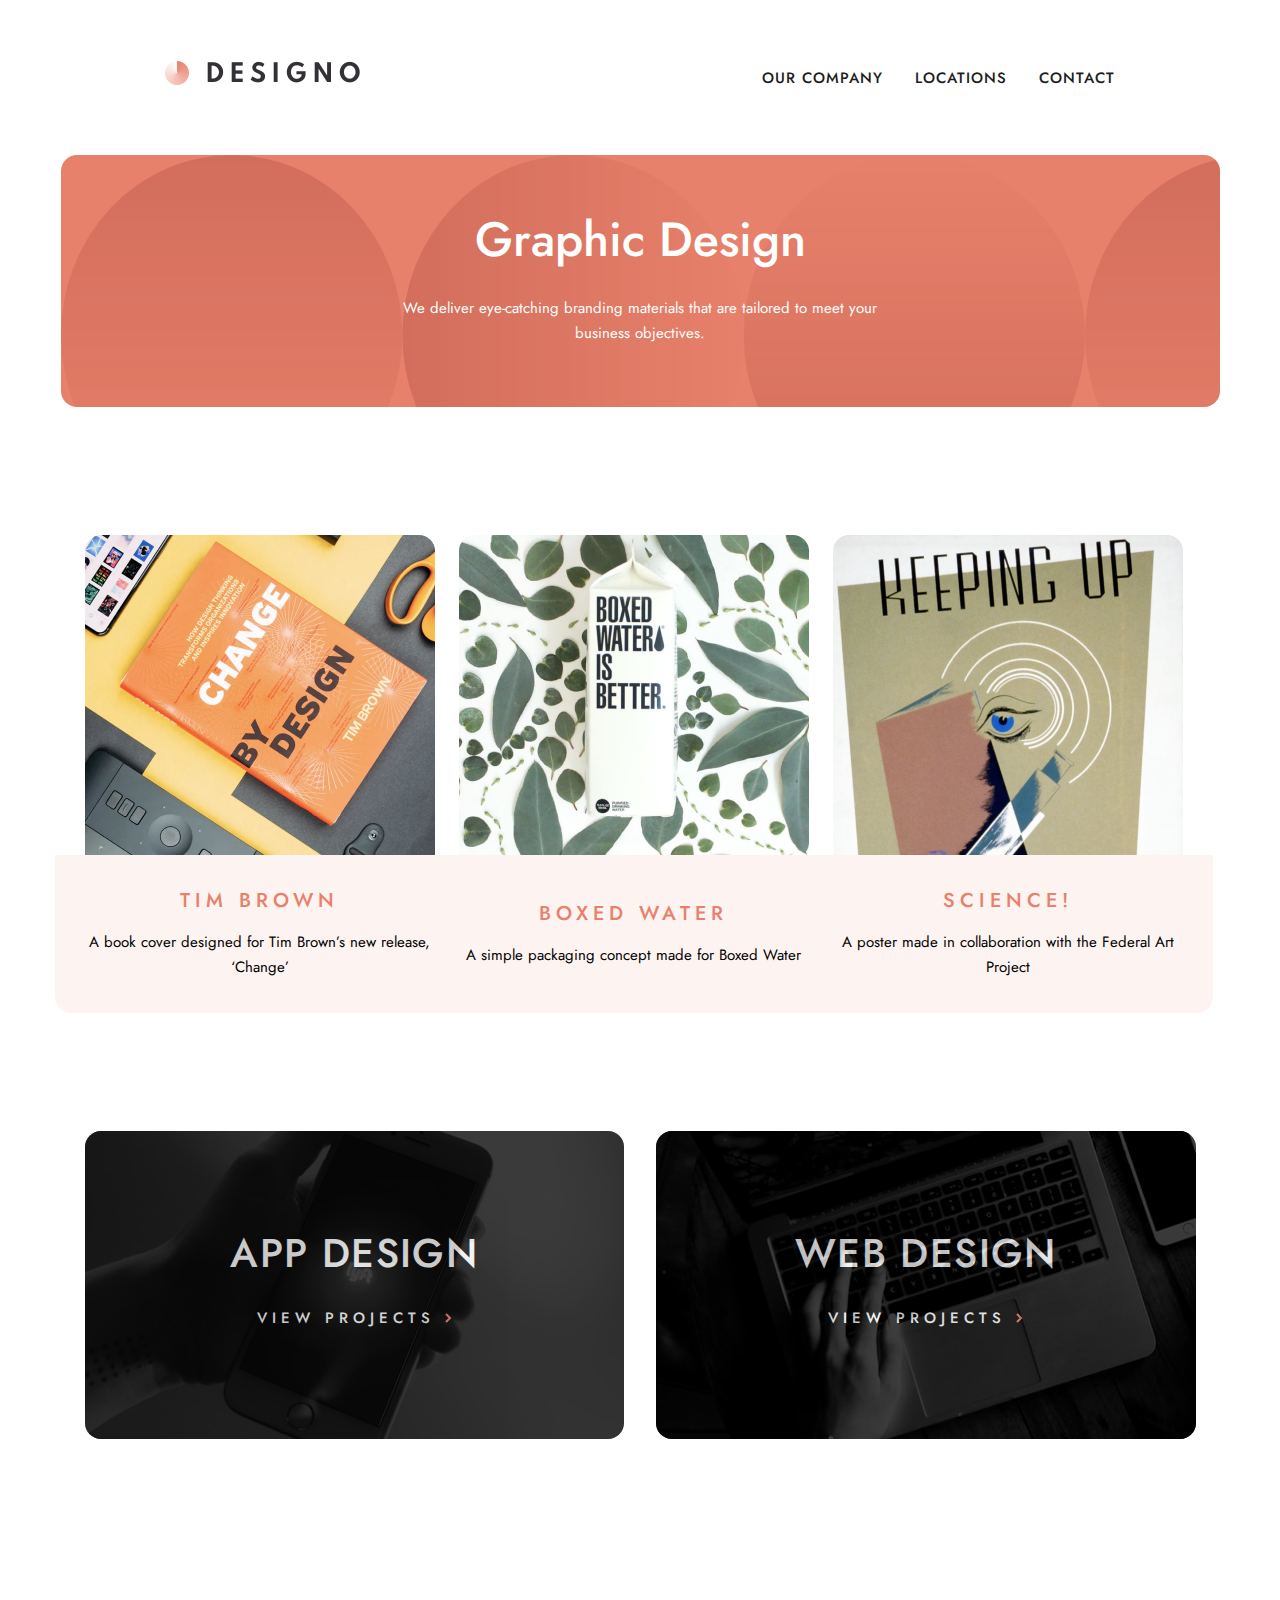
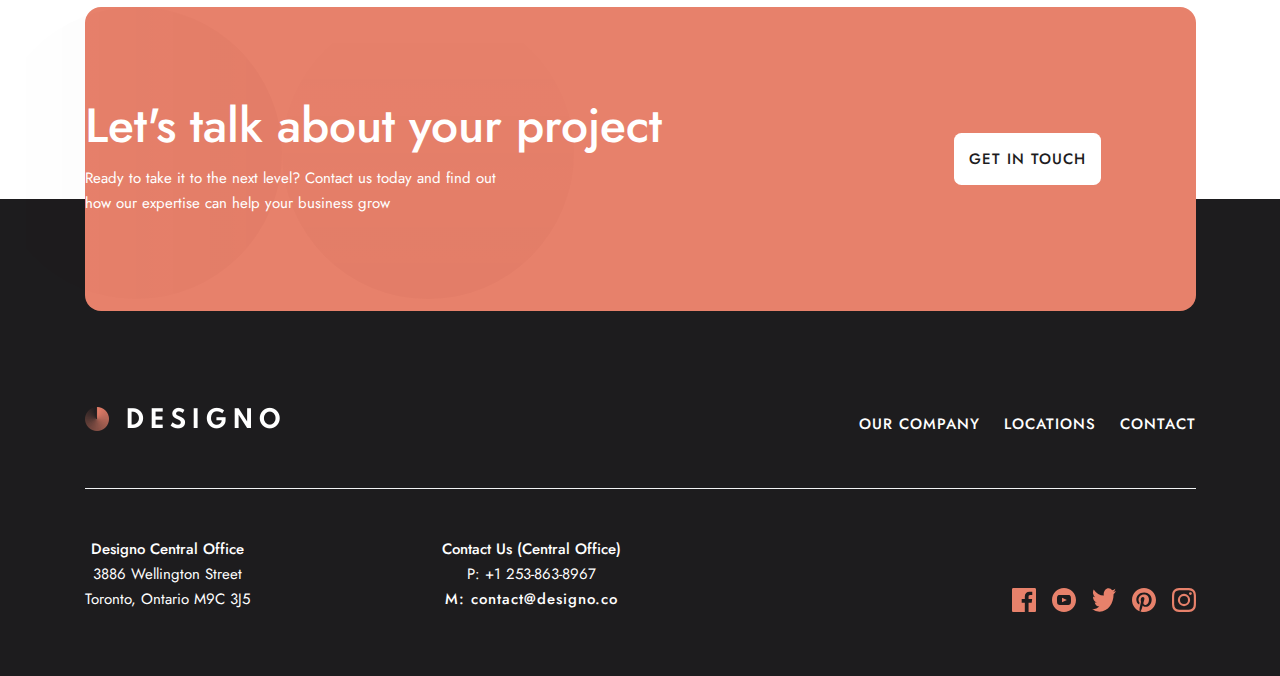
<file: graphic-design.html>
<!DOCTYPE html>
<html lang="en">
  <head>
    <meta charset="UTF-8" />
    <meta name="viewport" content="width=device-width, initial-scale=1.0" />

    <link
      href="https://fonts.googleapis.com/css2?family=Jost:wght@400;500&display=swap"
      rel="stylesheet"
    />

    <link
      rel="icon"
      type="image/png"
      sizes="32x32"
      href="./assets/favicon-32x32.png"
    />

    <link href="/styles/base.css" rel="stylesheet" />
    <script src="js/navbar.js" defer></script>

    <title>Frontend Mentor | Designo Agency Website Challenge</title>
  </head>
  <body>
    <header class="primary-header">
      <nav>
        <a href="/">
          <img
            class="brand-logo"
            src="assets/shared/desktop/logo-dark.png"
            alt="business brand logo"
          />
        </a>
        <a class="toggle-menu" aria-label="mobile menu toggle" href="#"></a>
        <ul class="primary-navigation">
          <li><a href="/about.html">OUR COMPANY</a></li>
          <li><a href="/locations.html">LOCATIONS</a></li>
          <li><a href="/contact.html">CONTACT</a></li>
        </ul>
      </nav>
    </header>

    <main>
      <div class="design-intro">
        <h1>Graphic Design</h1>
        <p>
          We deliver eye-catching branding materials that are tailored to meet
          your business objectives.
        </p>
      </div>

      <div class="project-examples">
        <div class="example">
          <img
            src="assets/graphic-design/desktop/image-change.jpg"
            alt="image change image"
          />
          <div class="example-text">
            <h3>TIM BROWN</h3>
            <p>A book cover designed for Tim Brown’s new release, ‘Change’</p>
          </div>
        </div>

        <div class="example">
          <img
            src="assets/graphic-design/desktop/image-boxed-water.jpg"
            alt="boxed water image"
          />
          <div class="example-text">
            <h3>BOXED WATER</h3>
            <p>A simple packaging concept made for Boxed Water</p>
          </div>
        </div>

        <div class="example">
          <img
            src="assets/graphic-design/desktop/image-science.jpg"
            alt="image of science"
          />
          <div class="example-text">
            <h3>SCIENCE!</h3>
            <p>A poster made in collaboration with the Federal Art Project</p>
          </div>
        </div>
      </div>
      <div class="project-links">
        <div class="project-app">
          <div class="project-overlay">
            <h2>APP DESIGN</h2>
            <a href="/app-design.html"
              >VIEW PROJECTS
              <img src="assets/shared/desktop/icon-right-arrow.svg" alt="arrow"
            /></a>
          </div>
        </div>
        <div class="project-web">
          <div class="project-overlay">
            <h2>WEB DESIGN</h2>
            <a href="/web-design.html"
              >VIEW PROJECTS
              <img
                src="assets/shared/desktop/icon-right-arrow.svg"
                alt="arrow"
              />
            </a>
          </div>
        </div>
      </div>
    </main>

    <footer class="primary-footer">
      <div class="footer-cta-outer">
        <div class="footer-cta-inner">
          <h1>Let's talk about your project</h1>
          <p>
            Ready to take it to the next level? Contact us today and find out
            how our expertise can help your business grow
          </p>
          <a class="cta-button" href="/contact.html">GET IN TOUCH</a>
        </div>
      </div>

      <div class="footer-details">
        <div class="footer-navigation">
          <a href="/">
            <img
              class="brand-logo"
              src="assets/shared/desktop/logo-light.png"
              alt="business brand logo"
            />
          </a>
          <hr />
          <div class="footer-links">
            <a href="/about.html">OUR COMPANY</a>
            <a href="/locations.html">LOCATIONS</a>
            <a href="contact.html">CONTACT</a>
          </div>
        </div>
         <div class="footer-business">
          <div class="business-details">
            <p>
              <span class="details-header">Designo Central Office</span> <br />
              3886 Wellington Street <br />
              Toronto, Ontario M9C 3J5
            </p>

            <p>
              <span class="details-header">Contact Us (Central Office)</span>
              <br />
              P: +1 253-863-8967</a> <br />
              <a href="mailto:contact@designo.co">M: contact@designo.co</a>
            </p>
          </div>
          <div class="business-socials">
            <img
              src="assets/shared/desktop/icon-facebook.svg"
              alt="facebook icon"
            />
            <img
              src="assets/shared/desktop/icon-youtube.svg"
              alt="youtube icon"
            />
            <img
              src="assets/shared/desktop/icon-twitter.svg"
              alt="twitter icon"
            />
            <img
              src="assets/shared/desktop/icon-pinterest.svg"
              alt="pinterest icon"
            />
            <img
              src="assets/shared/desktop/icon-instagram.svg"
              alt="instagram icon"
            />
          </div>
        </div>
      </div>
    </footer>
  </body>
</html>
</file>
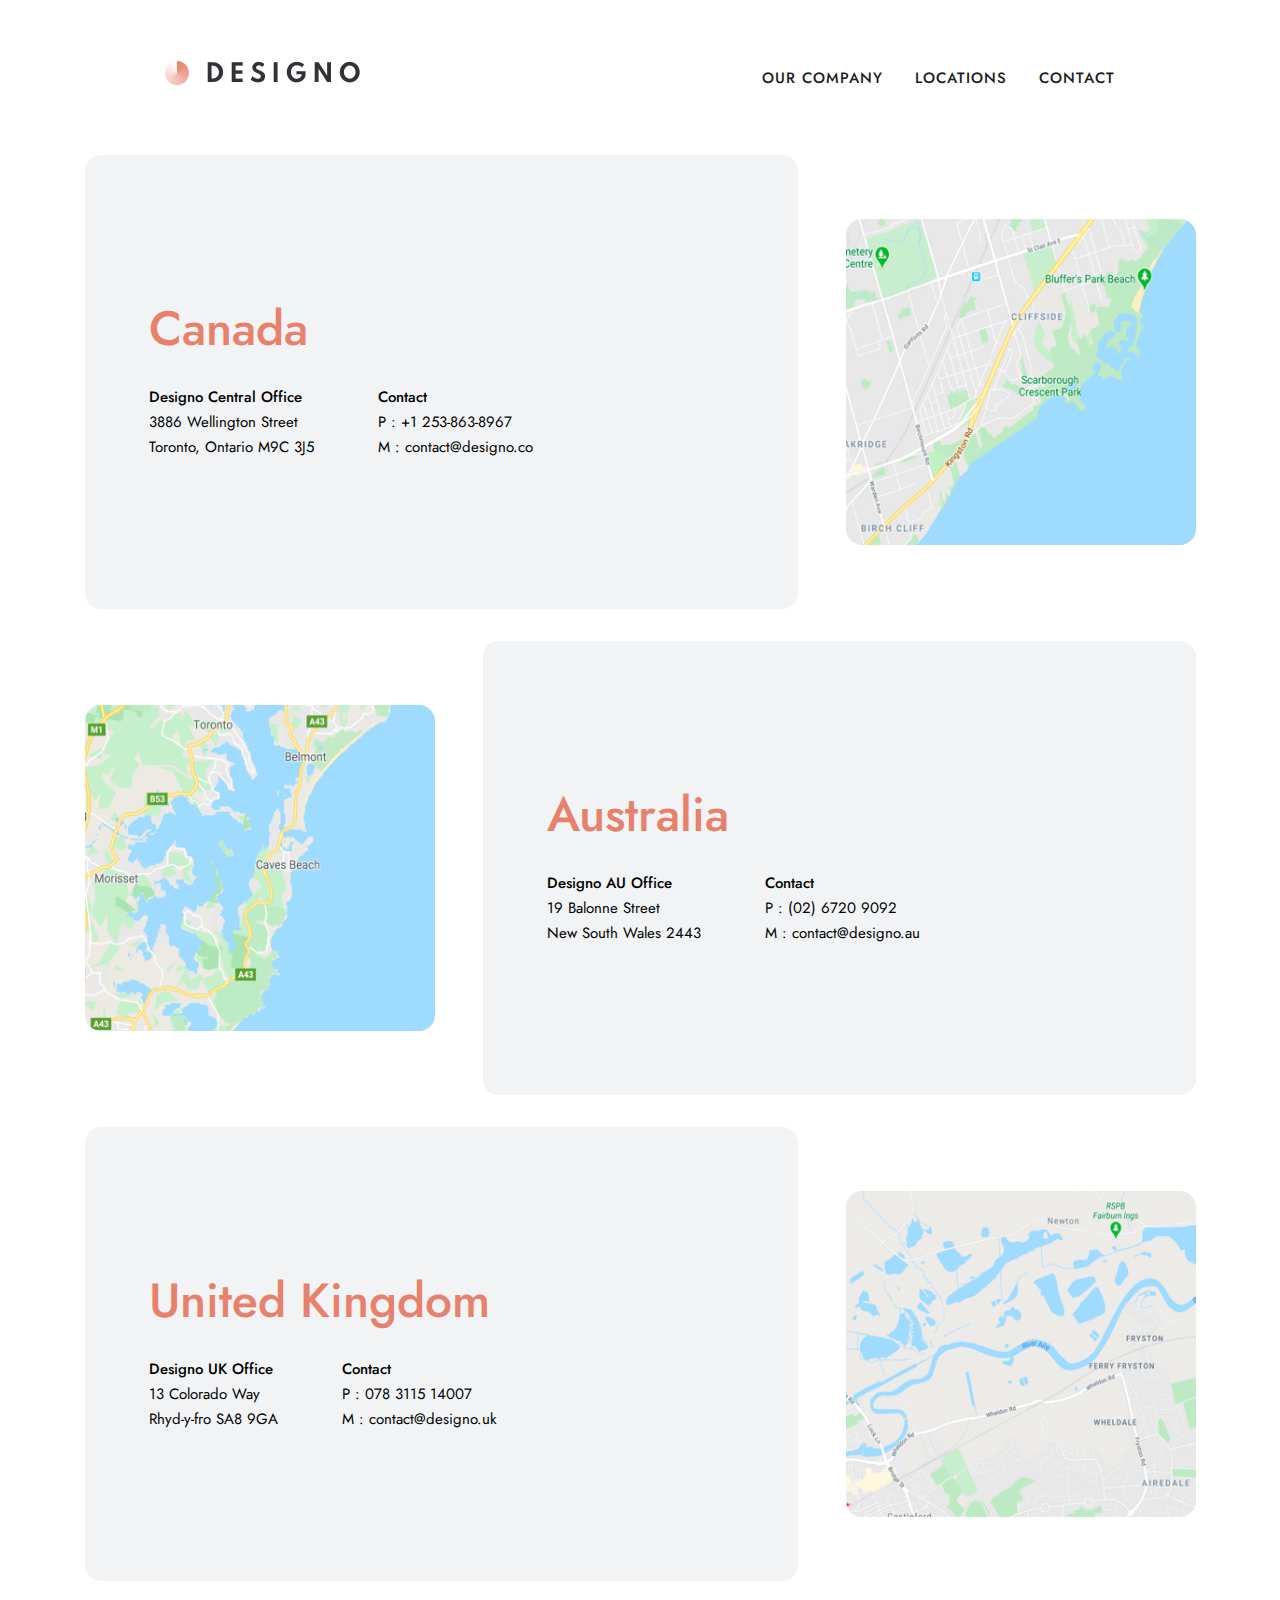
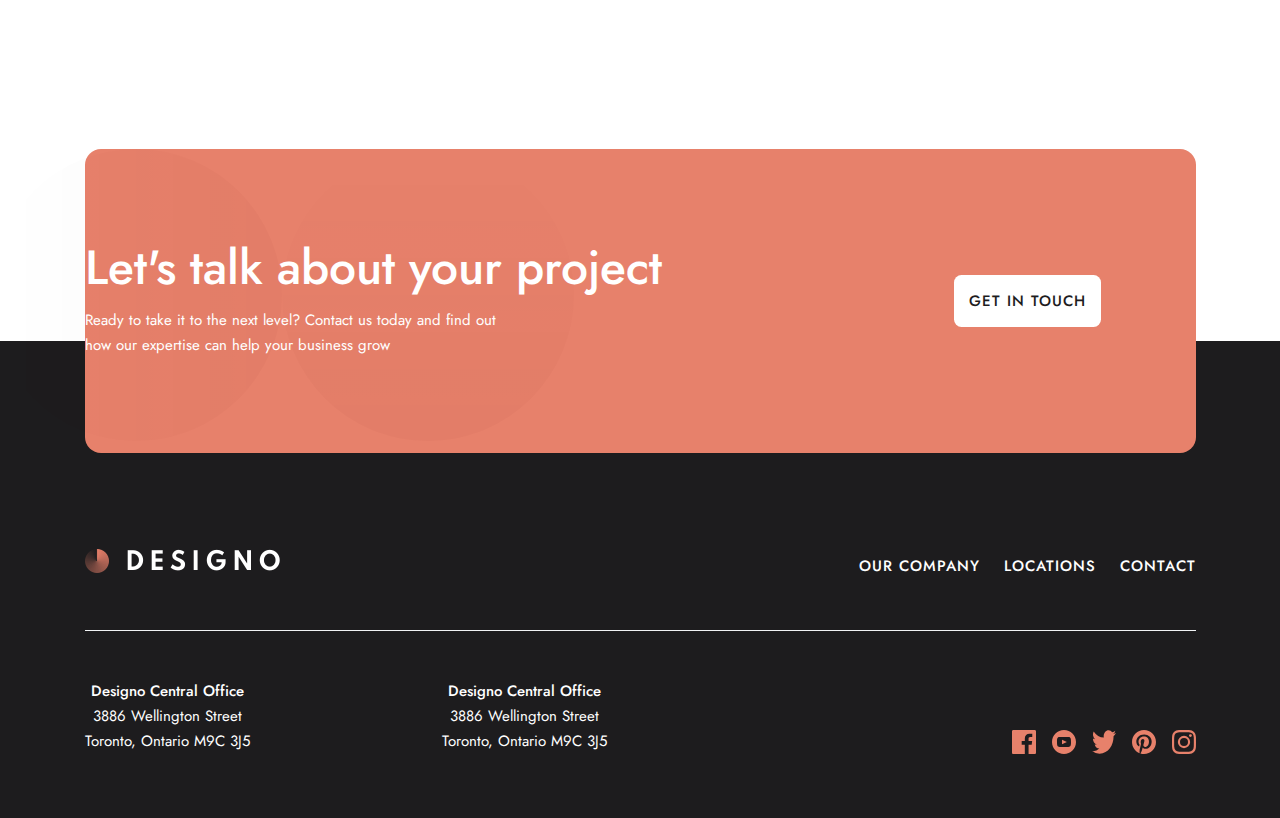
<file: locations.html>
<!DOCTYPE html>
<html lang="en">
  <head>
    <meta charset="UTF-8" />
    <meta name="viewport" content="width=device-width, initial-scale=1.0" />

    <link
      href="https://fonts.googleapis.com/css2?family=Jost:wght@400;500&display=swap"
      rel="stylesheet"
    />

    <link
      rel="icon"
      type="image/png"
      sizes="32x32"
      href="./assets/favicon-32x32.png"
    />

    <link href="/styles/base.css" rel="stylesheet" />
    <script src="js/navbar.js" defer></script>

    <title>Frontend Mentor | Designo Agency Website Challenge</title>
  </head>
  <body>
    <header class="primary-header">
      <nav>
        <a href="/">
          <img
            class="brand-logo"
            src="assets/shared/desktop/logo-dark.png"
            alt="business brand logo"
          />
        </a>
        <a class="toggle-menu" aria-label="mobile menu toggle" href="#"></a>
        <ul class="primary-navigation">
          <li><a href="/about.html">OUR COMPANY</a></li>
          <li><a href="/locations.html">LOCATIONS</a></li>
          <li><a href="/contact.html">CONTACT</a></li>
        </ul>
      </nav>
    </header>

    <main>
      <section class="location-map-details">
        <div class="location-details">
          <img
            class="mobile"
            src="assets/locations/desktop/image-map-canada.png"
            alt="map of canada"
          />
          <img
            class="tablet"
            src="assets/locations/tablet/image-map-canada.png"
            alt="map of canada"
          />
          <img
            class="desktop"
            src="assets/locations/desktop/image-map-canada.png"
            alt="map of canada"
          />
          <div class="details-text">
            <h1>Canada</h1>
            <div class="office-location">
              <p>
                <span class="details-header">Designo Central Office </span
                ><br />
                3886 Wellington Street <br />
                Toronto, Ontario M9C 3J5
              </p>
              <p>
                <span class="details-header">Contact</span> <br />
                P : +1 253-863-8967 <br />
                M : contact@designo.co
              </p>
            </div>
          </div>
        </div>

        <div class="location-details">
          <img
            class="mobile"
            src="assets/locations/desktop/image-map-australia.png"
            alt="map australia"
          />
          <img
            class="tablet"
            src="assets/locations/tablet/image-map-australia.png"
            alt="map australia"
          />
          <img
            class="desktop"
            src="assets/locations/desktop/image-map-australia.png"
            alt="map australia"
          />
          <div class="details-text">
            <h1>Australia</h1>
            <div class="office-location">
              <p>
                <span class="details-header">Designo AU Office </span><br />
                19 Balonne Street <br />
                New South Wales 2443
              </p>
              <p>
                <span class="details-header">Contact</span> <br />
                P : (02) 6720 9092 <br />
                M : contact@designo.au
              </p>
            </div>
          </div>
        </div>

        <div class="location-details">
          <img
            class="mobile"
            src="assets/locations/desktop/image-map-united-kingdom.png"
            alt="map of the uk"
          />
          <img
            class="tablet"
            src="assets/locations/tablet/image-map-uk.png"
            alt="map of the uk"
          />
          <img
            class="desktop"
            src="assets/locations/desktop/image-map-united-kingdom.png"
            alt="map of the uk"
          />
          <div class="details-text">
            <h1>United Kingdom</h1>
            <div class="office-location">
              <p>
                <span class="details-header">Designo UK Office </span><br />
                13 Colorado Way <br />
                Rhyd-y-fro SA8 9GA
              </p>
              <p>
                <span class="details-header">Contact</span> <br />
                P : 078 3115 14007 <br />
                M : contact@designo.uk
              </p>
            </div>
          </div>
        </div>
      </section>
    </main>

    <footer class="primary-footer">
      <div class="footer-cta-outer">
        <div class="footer-cta-inner">
          <h1>Let's talk about your project</h1>
          <p>
            Ready to take it to the next level? Contact us today and find out
            how our expertise can help your business grow
          </p>
          <a class="cta-button" href="/contact.html">GET IN TOUCH</a>
        </div>
      </div>

      <div class="footer-details">
        <div class="footer-navigation">
          <a href="/">
            <img
              class="brand-logo"
              src="assets/shared/desktop/logo-light.png"
              alt="business brand logo"
            />
          </a>
          <hr />
          <div class="footer-links">
            <a href="/about.html">OUR COMPANY</a>
            <a href="/locations.html">LOCATIONS</a>
            <a href="contact.html">CONTACT</a>
          </div>
        </div>
        <div class="footer-business">
          <div class="business-details">
            <p>
              <span class="details-header">Designo Central Office</span> <br />
              3886 Wellington Street <br />
              Toronto, Ontario M9C 3J5
            </p>

            <p>
              <span class="details-header">Designo Central Office</span> <br />
              3886 Wellington Street <br />
              Toronto, Ontario M9C 3J5
            </p>
          </div>
          <div class="business-socials">
            <img
              src="assets/shared/desktop/icon-facebook.svg"
              alt="facebook icon"
            />
            <img
              src="assets/shared/desktop/icon-youtube.svg"
              alt="youtube icon"
            />
            <img
              src="assets/shared/desktop/icon-twitter.svg"
              alt="twitter icon"
            />
            <img
              src="assets/shared/desktop/icon-pinterest.svg"
              alt="pinterest icon"
            />
            <img
              src="assets/shared/desktop/icon-instagram.svg"
              alt="instagram icon"
            />
          </div>
        </div>
      </div>
    </footer>
  </body>
</html>
</file>
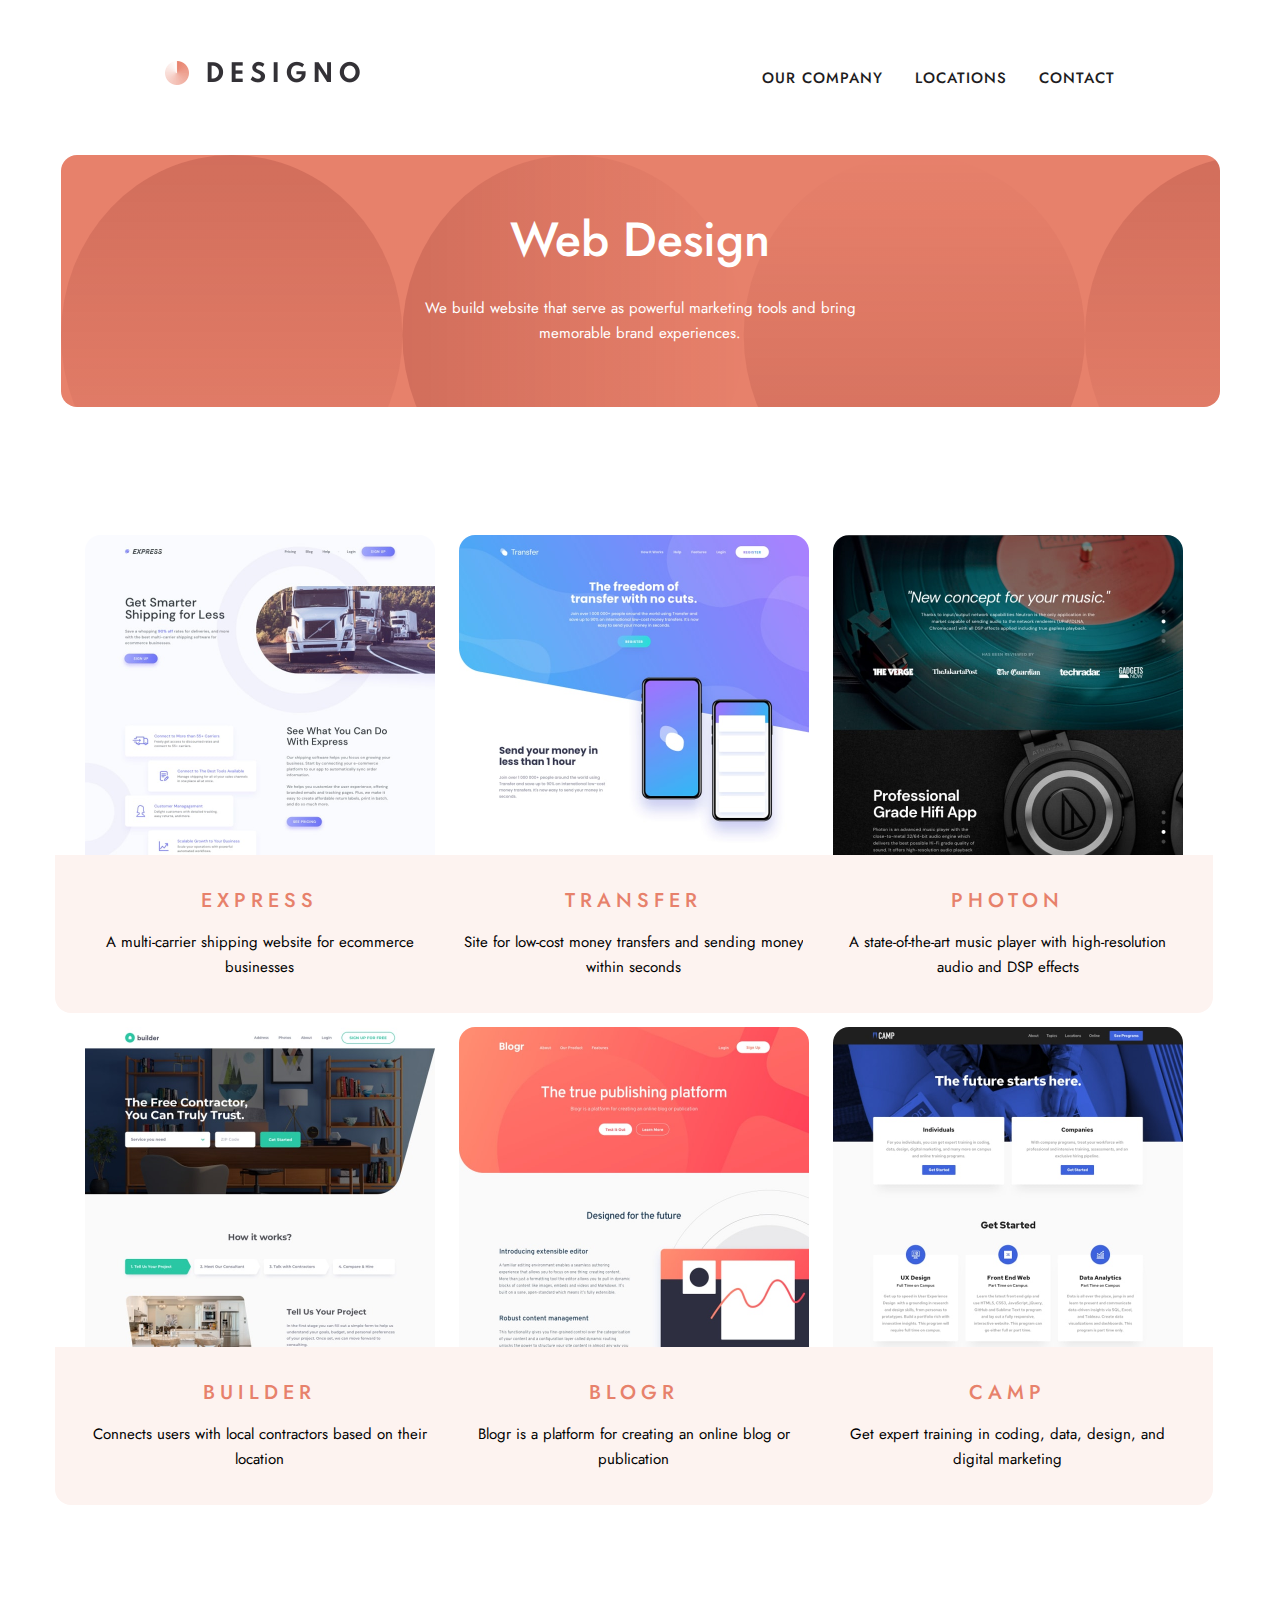
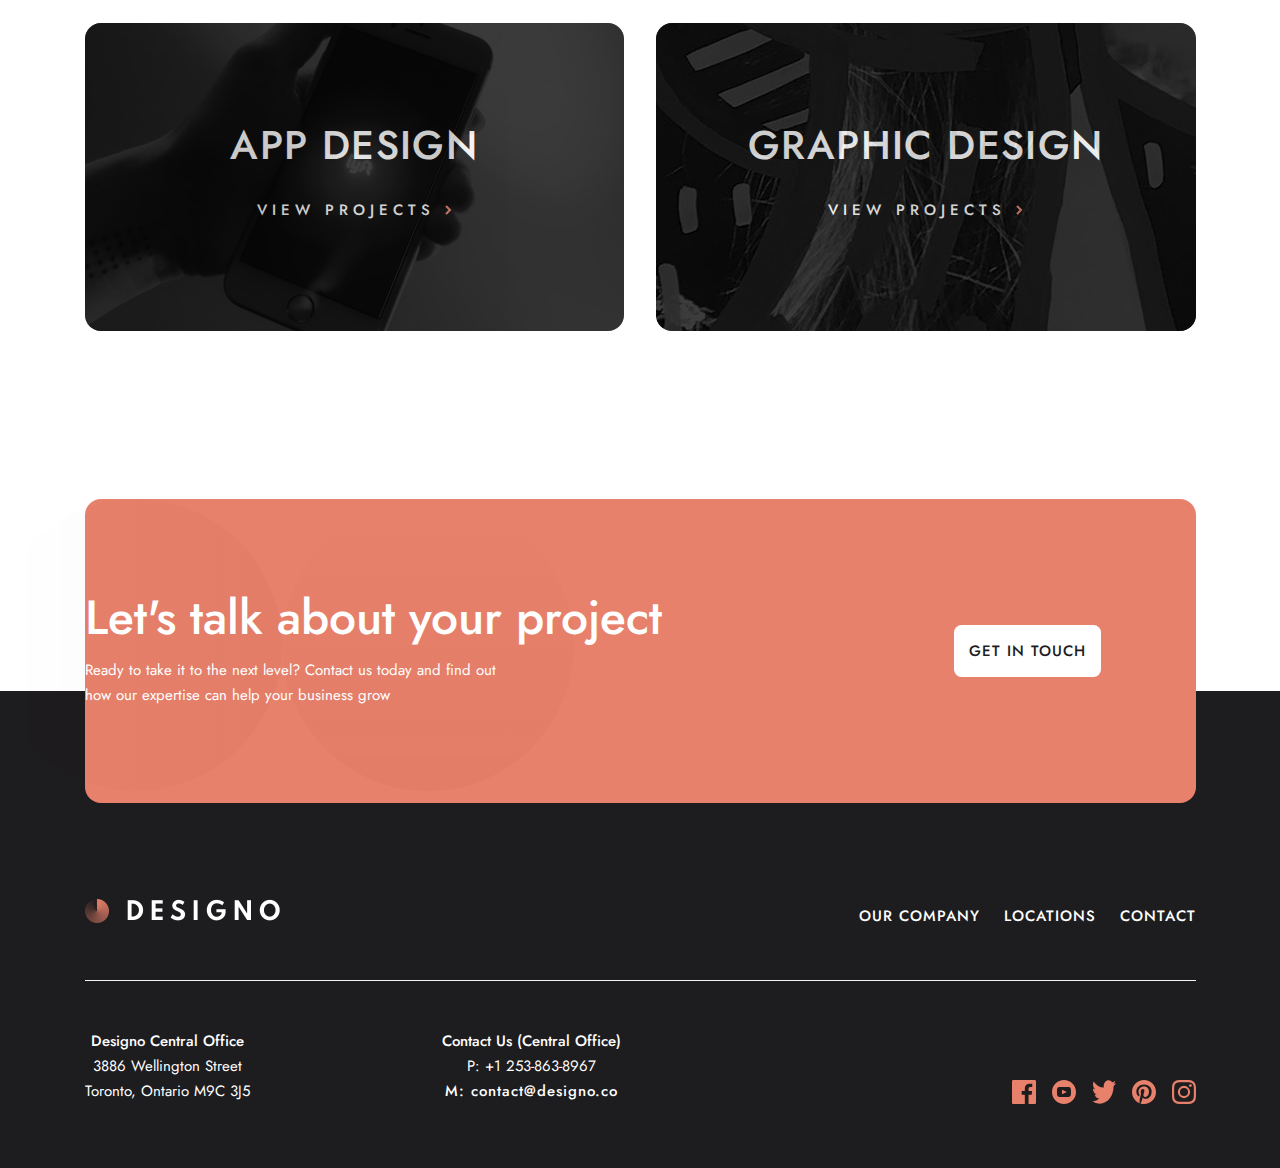
<file: web-design.html>
<!DOCTYPE html>
<html lang="en">
  <head>
    <meta charset="UTF-8" />
    <meta name="viewport" content="width=device-width, initial-scale=1.0" />

    <link
      href="https://fonts.googleapis.com/css2?family=Jost:wght@400;500&display=swap"
      rel="stylesheet"
    />

    <link
      rel="icon"
      type="image/png"
      sizes="32x32"
      href="./assets/favicon-32x32.png"
    />

    <link href="/styles/base.css" rel="stylesheet" />
    <script src="js/navbar.js" defer></script>

    <title>Frontend Mentor | Designo Agency Website Challenge</title>
  </head>
  <body>
    <header class="primary-header">
      <nav>
        <a href="/">
          <img
            class="brand-logo"
            src="assets/shared/desktop/logo-dark.png"
            alt="business brand logo"
          />
        </a>
        <a class="toggle-menu" aria-label="mobile menu toggle" href="#"></a>
        <ul class="primary-navigation">
          <li><a href="/about.html">OUR COMPANY</a></li>
          <li><a href="/locations.html">LOCATIONS</a></li>
          <li><a href="/contact.html">CONTACT</a></li>
        </ul>
      </nav>
    </header>

    <main>
      <div class="design-intro">
        <h1>Web Design</h1>
        <p>
          We build website that serve as powerful marketing tools and bring
          memorable brand experiences.
        </p>
      </div>

      <div class="project-examples">
        <div class="example">
          <img
            src="assets/web-design/desktop/image-express.jpg"
            alt="express page image"
          />
          <div class="example-text">
            <h3>EXPRESS</h3>
            <p>A multi-carrier shipping website for ecommerce businesses</p>
          </div>
        </div>
        <div class="example">
          <img
            src="assets/web-design/desktop/image-transfer.jpg"
            alt="transfer page image"
          />
          <div class="example-text">
            <h3>TRANSFER</h3>
            <p>
              Site for low-cost money transfers and sending money within seconds
            </p>
          </div>
        </div>
        <div class="example">
          <img
            src="assets/web-design/desktop/image-photon.jpg"
            alt="photon page image"
          />
          <div class="example-text">
            <h3>PHOTON</h3>
            <p>
              A state-of-the-art music player with high-resolution audio and DSP
              effects
            </p>
          </div>
        </div>
        <div class="example">
          <img
            src="assets/web-design/desktop/image-builder.jpg"
            alt="builder page image"
          />
          <div class="example-text">
            <h3>BUILDER</h3>
            <p>Connects users with local contractors based on their location</p>
          </div>
        </div>
        <div class="example">
          <img
            src="assets/web-design/desktop/image-blogr.jpg"
            alt="blogr page image"
          />
          <div class="example-text">
            <h3>BLOGR</h3>
            <p>
              Blogr is a platform for creating an online blog or publication
            </p>
          </div>
        </div>
        <div class="example">
          <img
            src="assets/web-design/desktop/image-camp.jpg"
            alt="image camp page "
          />
          <div class="example-text">
            <h3>CAMP</h3>
            <p>
              Get expert training in coding, data, design, and digital marketing
            </p>
          </div>
        </div>
      </div>

      <div class="project-links">
        <div class="project-app">
          <div class="project-overlay">
            <h2>APP DESIGN</h2>
            <a href="/app-design.html"
              >VIEW PROJECTS
              <img src="assets/shared/desktop/icon-right-arrow.svg" alt="arrow"
            /></a>
          </div>
        </div>
        <div class="project-graphic">
          <div class="project-overlay">
            <h2>GRAPHIC DESIGN</h2>
            <a href="/graphic-design.html"
              >VIEW PROJECTS
              <img src="assets/shared/desktop/icon-right-arrow.svg" alt="arrow"
            /></a>
          </div>
        </div>
      </div>
    </main>

    <footer class="primary-footer">
      <div class="footer-cta-outer">
        <div class="footer-cta-inner">
          <h1>Let's talk about your project</h1>
          <p>
            Ready to take it to the next level? Contact us today and find out
            how our expertise can help your business grow
          </p>
          <a class="cta-button" href="/contact.html">GET IN TOUCH</a>
        </div>
      </div>

      <div class="footer-details">
        <div class="footer-navigation">
          <a href="/">
            <img
              class="brand-logo"
              src="assets/shared/desktop/logo-light.png"
              alt="business brand logo"
            />
          </a>
          <hr />
          <div class="footer-links">
            <a href="/about.html">OUR COMPANY</a>
            <a href="/locations.html">LOCATIONS</a>
            <a href="contact.html">CONTACT</a>
          </div>
        </div>
         <div class="footer-business">
          <div class="business-details">
            <p>
              <span class="details-header">Designo Central Office</span> <br />
              3886 Wellington Street <br />
              Toronto, Ontario M9C 3J5
            </p>

            <p>
              <span class="details-header">Contact Us (Central Office)</span>
              <br />
              P: +1 253-863-8967</a> <br />
              <a href="mailto:contact@designo.co">M: contact@designo.co</a>
            </p>
          </div>
          <div class="business-socials">
            <img
              src="assets/shared/desktop/icon-facebook.svg"
              alt="facebook icon"
            />
            <img
              src="assets/shared/desktop/icon-youtube.svg"
              alt="youtube icon"
            />
            <img
              src="assets/shared/desktop/icon-twitter.svg"
              alt="twitter icon"
            />
            <img
              src="assets/shared/desktop/icon-pinterest.svg"
              alt="pinterest icon"
            />
            <img
              src="assets/shared/desktop/icon-instagram.svg"
              alt="instagram icon"
            />
          </div>
        </div>
      </div>
    </footer>
  </body>
</html>
</file>
<file: styles/base.css>
/* Primary colors */
/* Secondary colors */
/* Primary colors */
/* Secondary colors */
.primary-header {
  height: 155px;
}

.primary-header nav {
  display: -webkit-box;
  display: -ms-flexbox;
  display: flex;
  -webkit-box-pack: justify;
      -ms-flex-pack: justify;
          justify-content: space-between;
  -webkit-box-align: center;
      -ms-flex-align: center;
          align-items: center;
  height: 100%;
}

.primary-navigation {
  display: -webkit-box;
  display: -ms-flexbox;
  display: flex;
  -webkit-box-pack: space-evenly;
      -ms-flex-pack: space-evenly;
          justify-content: space-evenly;
  -webkit-box-align: start;
      -ms-flex-align: start;
          align-items: flex-start;
  gap: 2em;
  list-style: none;
}

.primary-navigation li a {
  color: #1d1c1e;
}

@media (max-width: 576px) {
  .primary-header {
    height: 96px;
  }
  .primary-header nav {
    -webkit-box-orient: vertical;
    -webkit-box-direction: normal;
        -ms-flex-direction: column;
            flex-direction: column;
    -webkit-box-align: start;
        -ms-flex-align: start;
            align-items: flex-start;
    padding: 2em 24px;
  }
  .primary-navigation {
    position: absolute;
    top: 96px;
    right: 0;
    left: 0;
    display: none;
    -webkit-box-orient: vertical;
    -webkit-box-direction: normal;
        -ms-flex-direction: column;
            flex-direction: column;
    padding: 4em 2em;
    background-color: #1d1c1e;
  }
  .primary-navigation li a {
    color: white;
    font-size: 24px;
    line-height: 25px;
    letter-spacing: 2px;
  }
  .toggle-menu {
    position: absolute;
    top: 2em;
    right: 24px;
    width: 2em;
    height: 1.75em;
    background: url("../assets/shared/mobile/icon-hamburger.svg") no-repeat;
    background-size: cover;
  }
  .toggle-menu.active {
    background: url("../assets/shared/mobile/icon-close.svg") no-repeat;
  }
  .primary-navigation.active {
    display: -webkit-box;
    display: -ms-flexbox;
    display: flex;
  }
}

* {
  margin: 0;
  padding: 0;
}

body {
  text-align: center;
}

/* Fonts for mobile view */
h1 {
  font-family: "Jost", sans-serif;
  font-size: 32px;
  line-height: 36px;
  font-weight: 500;
}

h2 {
  font-family: "Jost", sans-serif;
  font-size: 28px;
  line-height: 36px;
  font-weight: 500;
  letter-spacing: 1.4px;
}

h3 {
  font-family: "Jost", sans-serif;
  font-size: 20px;
  line-height: 26px;
  font-weight: 500;
  letter-spacing: 5px;
}

p {
  font-family: "Jost", sans-serif;
  font-size: 15px;
  line-height: 25px;
  font-weight: 400;
}

a {
  font-family: "Jost", sans-serif;
  font-size: 15px;
  font-weight: 500;
  letter-spacing: 1px;
  text-decoration: none;
}

.brand-logo {
  max-width: 202px;
  max-height: 27px;
}

/* Main content */
main {
  display: -webkit-box;
  display: -ms-flexbox;
  display: flex;
  -webkit-box-orient: vertical;
  -webkit-box-direction: normal;
      -ms-flex-direction: column;
          flex-direction: column;
  -webkit-box-pack: start;
      -ms-flex-pack: start;
          justify-content: flex-start;
  -webkit-box-align: center;
      -ms-flex-align: center;
          align-items: center;
  gap: 8em;
  margin-bottom: 8em;
  width: 100vw;
}

.intro {
  position: relative;
  min-width: 100%;
  min-height: 850px;
  background: #e7816b;
}

.hero-text {
  padding: 64px 24px;
  color: white;
}

.hero-text > * {
  margin-bottom: 2em;
}

.hero-text > h1 {
  margin-bottom: 1em;
}

.hero-image {
  position: absolute;
  bottom: 0;
  width: 100%;
  height: 550px;
  background: url("../assets/home/desktop/image-hero-phone.png") no-repeat;
  background-position-y: top;
  background-position-x: center;
}

.project-overlay {
  position: absolute;
  right: 0;
  left: 0;
  top: 0;
  bottom: 0;
  background: #000;
  opacity: 0.75;
  color: white;
  width: 100%;
  height: 100%;
}

.project-overlay:hover {
  background: #ffad9b;
}

.project-links {
  display: -webkit-box;
  display: -ms-flexbox;
  display: flex;
  -webkit-box-orient: vertical;
  -webkit-box-direction: normal;
      -ms-flex-direction: column;
          flex-direction: column;
  -webkit-box-pack: start;
      -ms-flex-pack: start;
          justify-content: flex-start;
  -webkit-box-align: center;
      -ms-flex-align: center;
          align-items: center;
  gap: 2em;
}

.project-links div {
  display: -webkit-box;
  display: -ms-flexbox;
  display: flex;
  -webkit-box-orient: vertical;
  -webkit-box-direction: normal;
      -ms-flex-direction: column;
          flex-direction: column;
  -webkit-box-pack: center;
      -ms-flex-pack: center;
          justify-content: center;
  -webkit-box-align: center;
      -ms-flex-align: center;
          align-items: center;
  height: 250px;
  width: 327px;
  border-radius: 1em;
  color: white;
}

.project-links div a {
  letter-spacing: 5px;
  color: white;
}

.project-web {
  background: url("../assets/home/mobile/image-web-design.jpg") no-repeat;
  background-size: cover;
  position: relative;
}

.project-app {
  background: url("../assets/home/mobile/image-app-design.jpg") no-repeat;
  background-size: cover;
  position: relative;
}

.project-graphic {
  background: url("../assets/home/mobile/image-graphic-design.jpg") no-repeat;
  background-size: cover;
  position: relative;
}

.benefits,
.benefits div {
  display: -webkit-box;
  display: -ms-flexbox;
  display: flex;
  -webkit-box-orient: vertical;
  -webkit-box-direction: normal;
      -ms-flex-direction: column;
          flex-direction: column;
  -webkit-box-align: center;
      -ms-flex-align: center;
          align-items: center;
}

.benefits {
  gap: 4em;
}

.benefits div,
.location {
  position: relative;
  padding: 0 24px;
  gap: 2em;
}

.benefits div .image,
.locations-links .location .image {
  position: absolute;
  width: 202px;
  height: 202px;
}

.benefits div.benefit-text {
  -webkit-box-orient: vertical;
  -webkit-box-direction: normal;
      -ms-flex-direction: column;
          flex-direction: column;
  -webkit-box-align: center;
      -ms-flex-align: center;
          align-items: center;
  padding: 0;
}

.passionate > .image {
  background: url("../assets/shared/desktop/bg-pattern-small-circle.svg") no-repeat;
}

.resourceful > .image {
  background: url("../assets/shared/desktop/bg-pattern-small-circle.svg") no-repeat;
  -webkit-transform: rotate(-90deg);
          transform: rotate(-90deg);
}

.friendly > .image {
  background: url("../assets/shared/desktop/bg-pattern-small-circle.svg") no-repeat;
  -webkit-transform: rotate(90deg);
          transform: rotate(90deg);
}

.canada > .image {
  background: url("../assets/shared/desktop/bg-pattern-small-circle.svg") no-repeat;
  -webkit-transform: rotate(90deg);
          transform: rotate(90deg);
}

.austrailia > .image {
  background: url("../assets/shared/desktop/bg-pattern-small-circle.svg") no-repeat;
}

.united-kingdom > .image {
  background: url("../assets/shared/desktop/bg-pattern-small-circle.svg") no-repeat;
  -webkit-transform: rotate(90deg);
          transform: rotate(90deg);
}

/* Project examples styling */
.design-intro {
  display: -webkit-box;
  display: -ms-flexbox;
  display: flex;
  -webkit-box-orient: vertical;
  -webkit-box-direction: normal;
      -ms-flex-direction: column;
          flex-direction: column;
  -webkit-box-pack: center;
      -ms-flex-pack: center;
          justify-content: center;
  -webkit-box-align: center;
      -ms-flex-align: center;
          align-items: center;
  gap: 1em;
  height: 320px;
  padding: 0 24px;
  background: #e7816b url("../assets/web-design/desktop/bg-pattern-intro-web.svg");
  background-size: 1024px 720px;
  color: white;
}

.example {
  display: -webkit-box;
  display: -ms-flexbox;
  display: flex;
  -webkit-box-orient: vertical;
  -webkit-box-direction: normal;
      -ms-flex-direction: column;
          flex-direction: column;
  -webkit-box-pack: start;
      -ms-flex-pack: start;
          justify-content: flex-start;
  -webkit-box-align: center;
      -ms-flex-align: center;
          align-items: center;
  max-width: 327px;
  max-height: 478px;
}

.project-examples {
  display: -webkit-box;
  display: -ms-flexbox;
  display: flex;
  -webkit-box-orient: vertical;
  -webkit-box-direction: normal;
      -ms-flex-direction: column;
          flex-direction: column;
  -webkit-box-pack: center;
      -ms-flex-pack: center;
          justify-content: center;
  -webkit-box-align: center;
      -ms-flex-align: center;
          align-items: center;
  gap: 3em;
}

.example img {
  width: 100%;
  height: 100%;
  border-top-left-radius: 1em;
  border-top-right-radius: 1em;
}

.example-text {
  display: -webkit-box;
  display: -ms-flexbox;
  display: flex;
  -webkit-box-orient: vertical;
  -webkit-box-direction: normal;
      -ms-flex-direction: column;
          flex-direction: column;
  -webkit-box-pack: center;
      -ms-flex-pack: center;
          justify-content: center;
  -webkit-box-align: center;
      -ms-flex-align: center;
          align-items: center;
  gap: 1em;
  min-height: 158px;
  padding: 0 30px;
  background: #fdf3f0;
  border-bottom-left-radius: 1em;
  border-bottom-right-radius: 1em;
}

.example-text h3 {
  color: #e7816b;
}

/* About page styling */
.about-intro {
  display: -webkit-box;
  display: -ms-flexbox;
  display: flex;
  -webkit-box-orient: vertical;
  -webkit-box-direction: normal;
      -ms-flex-direction: column;
          flex-direction: column;
  -webkit-box-pack: start;
      -ms-flex-pack: start;
          justify-content: flex-start;
  -webkit-box-align: center;
      -ms-flex-align: center;
          align-items: center;
}

.about-intro-image {
  width: 100%;
}

.about-intro-text {
  padding: 64px 24px;
  background: #e7816b;
  color: white;
}

.about-intro-text h1 {
  margin-bottom: 1em;
}

.about-page-images {
  width: 375px;
  height: 320px;
}

.location {
  display: -webkit-box;
  display: -ms-flexbox;
  display: flex;
  -webkit-box-orient: vertical;
  -webkit-box-direction: normal;
      -ms-flex-direction: column;
          flex-direction: column;
  -webkit-box-pack: start;
      -ms-flex-pack: start;
          justify-content: flex-start;
  -webkit-box-align: center;
      -ms-flex-align: center;
          align-items: center;
  gap: 2em;
  margin-bottom: 4em;
}

.about-section {
  display: -webkit-box;
  display: -ms-flexbox;
  display: flex;
  -webkit-box-orient: vertical;
  -webkit-box-direction: normal;
      -ms-flex-direction: column;
          flex-direction: column;
  -webkit-box-pack: start;
      -ms-flex-pack: start;
          justify-content: flex-start;
  -webkit-box-align: center;
      -ms-flex-align: center;
          align-items: center;
  gap: 2em;
  background: #f1f3f5;
  padding: 48px 24px;
}

.see-location-button {
  background: #e7816b;
  padding: 1em;
  border-radius: 0.5em;
  color: white;
}

.see-location-button:hover {
  background: #ffad9b;
  color: white;
}

/* Locations page styles */
.location-map-details {
  display: -webkit-box;
  display: -ms-flexbox;
  display: flex;
  -webkit-box-orient: vertical;
  -webkit-box-direction: normal;
      -ms-flex-direction: column;
          flex-direction: column;
  -webkit-box-pack: start;
      -ms-flex-pack: start;
          justify-content: flex-start;
  -webkit-box-align: center;
      -ms-flex-align: center;
          align-items: center;
  gap: 2em;
}

.details-text {
  display: -webkit-box;
  display: -ms-flexbox;
  display: flex;
  -webkit-box-orient: vertical;
  -webkit-box-direction: normal;
      -ms-flex-direction: column;
          flex-direction: column;
  -webkit-box-pack: start;
      -ms-flex-pack: start;
          justify-content: flex-start;
  -webkit-box-align: center;
      -ms-flex-align: center;
          align-items: center;
  padding: 64px 24px;
  gap: 2em;
  background: #f1f3f5;
}

.details-text > h1 {
  color: #e7816b;
}

.office-location {
  display: -webkit-box;
  display: -ms-flexbox;
  display: flex;
  -webkit-box-orient: vertical;
  -webkit-box-direction: normal;
      -ms-flex-direction: column;
          flex-direction: column;
  -webkit-box-pack: start;
      -ms-flex-pack: start;
          justify-content: flex-start;
  -webkit-box-align: center;
      -ms-flex-align: center;
          align-items: center;
  gap: 2em;
}

/* contact page form styling */
.contact-form {
  display: -webkit-box;
  display: -ms-flexbox;
  display: flex;
  -webkit-box-orient: vertical;
  -webkit-box-direction: normal;
      -ms-flex-direction: column;
          flex-direction: column;
  -webkit-box-pack: start;
      -ms-flex-pack: start;
          justify-content: flex-start;
  -webkit-box-align: center;
      -ms-flex-align: center;
          align-items: center;
  gap: 3em;
  height: 764px;
  background: #e7816b;
  padding: 64px 24px;
  border-radius: 1em;
  color: white;
}

.form-intro h1 {
  margin-bottom: 1em;
}

.form-content {
  width: 100%;
}

.form-content .input-field {
  background-color: transparent;
  border: none;
  padding: 0 0 1em 1em;
  margin-bottom: 2em;
  border-bottom: 1px solid white;
  color: white;
  width: 100%;
}

.input-container {
  position: relative;
  display: -webkit-box;
  display: -ms-flexbox;
  display: flex;
  -webkit-box-align: start;
      -ms-flex-align: start;
          align-items: flex-start;
  width: 100%;
}

.empty-warning {
  display: none;
  -webkit-box-align: center;
      -ms-flex-align: center;
          align-items: center;
  gap: 0.5em;
  position: absolute;
  top: -5px;
  right: 0;
  font-style: italic;
}

.input-field:focus {
  color: white;
  outline: none;
  border-bottom: 3px solid white;
}

text-area.input-field {
  resize: none;
}

::-webkit-input-placeholder {
  color: white;
}

:-ms-input-placeholder {
  color: white;
}

::-ms-input-placeholder {
  color: white;
}

::placeholder {
  color: white;
}

.submit-button {
  width: 156px;
  height: 52px;
  padding: 1em 2em;
  border: none;
  border-radius: 0.5em;
}

.submit-button:hover {
  background: #ffad9b;
  color: white;
}

.tablet,
.desktop {
  display: none;
}

.mobile {
  display: block;
  width: 100%;
}

/* Website Footer */
.primary-footer {
  position: relative;
  display: -webkit-box;
  display: -ms-flexbox;
  display: flex;
  -webkit-box-orient: vertical;
  -webkit-box-direction: normal;
      -ms-flex-direction: column;
          flex-direction: column;
  -webkit-box-pack: start;
      -ms-flex-pack: start;
          justify-content: flex-start;
  -webkit-box-align: center;
      -ms-flex-align: center;
          align-items: center;
  margin-top: 20em;
  background-color: #1d1c1e;
  color: white;
}

.primary-footer a {
  color: white;
}

.footer-navigation,
.footer-links,
.footer-business,
.footer-details,
.business-details,
.footer-cta-outer,
.footer-cta-inner {
  display: -webkit-box;
  display: -ms-flexbox;
  display: flex;
  -webkit-box-orient: vertical;
  -webkit-box-direction: normal;
      -ms-flex-direction: column;
          flex-direction: column;
  -webkit-box-align: center;
      -ms-flex-align: center;
          align-items: center;
}

.footer-cta-outer {
  position: absolute;
  top: -12em;
  right: 24px;
  left: 24px;
  background-color: #e7816b;
  border-radius: 1em;
}

.footer-cta-inner {
  display: -webkit-box;
  display: -ms-flexbox;
  display: flex;
  -webkit-box-orient: vertical;
  -webkit-box-direction: normal;
      -ms-flex-direction: column;
          flex-direction: column;
  -webkit-box-pack: center;
      -ms-flex-pack: center;
          justify-content: center;
  -webkit-box-align: center;
      -ms-flex-align: center;
          align-items: center;
  gap: 2em;
  padding: 48px 24px;
  background: url("../assets/shared/desktop/bg-pattern-two-circles.svg") no-repeat;
}

a.cta-button {
  padding: 1em;
  background-color: white;
  border-radius: 0.5em;
  color: #1d1c1e;
}

a.cta-button:hover {
  color: #ffffff;
  background-color: #ffad9b;
}

.footer-details {
  gap: 3em;
}

.footer-navigation {
  gap: 2em;
  width: 100vw;
  padding-top: 15em;
}

.footer-navigation hr {
  width: 90%;
}

.footer-links {
  gap: 1.5em;
}

.business-details,
.footer-business {
  gap: 2em;
}

.business-socials {
  display: -webkit-box;
  display: -ms-flexbox;
  display: flex;
  gap: 1em;
  padding-bottom: 2em;
}

.details-header {
  font-weight: 500;
}

/* Fonts for tablet and desktop view */
@media (min-width: 576px) {
  h1 {
    font-family: "Jost", sans-serif;
    font-size: 48px;
    line-height: 48px;
    font-weight: 500;
  }
  h2 {
    font-family: "Jost", sans-serif;
    font-size: 40px;
    line-height: 48px;
    font-weight: 500;
    letter-spacing: 1.4px;
  }
  .primary-header {
    margin: 0 40px;
  }
  main {
    width: 689px;
    margin: 0 auto;
  }
  .intro {
    border-radius: 1em;
  }
  .hero-text {
    display: -webkit-box;
    display: -ms-flexbox;
    display: flex;
    -webkit-box-orient: vertical;
    -webkit-box-direction: normal;
        -ms-flex-direction: column;
            flex-direction: column;
    -webkit-box-align: center;
        -ms-flex-align: center;
            align-items: center;
    padding: 64px 58px;
  }
  .hero-text p {
    max-width: 48ch;
  }
  .project-links {
    width: 100%;
  }
  .project-links div {
    width: 100%;
  }
  .project-links div > * {
    margin-bottom: 0.75em;
  }
  .project-web {
    background: url("../assets/home/tablet/image-web-design.jpg") no-repeat;
    background-size: cover;
  }
  .project-app {
    background: url("../assets/home/tablet/image-app-design.jpg") no-repeat;
    background-size: cover;
  }
  .project-graphic {
    background: url("../assets/home/tablet/image-graphic-design.jpg") no-repeat;
    background-size: cover;
  }
  .benefits div {
    display: -webkit-box;
    display: -ms-flexbox;
    display: flex;
    -webkit-box-orient: horizontal;
    -webkit-box-direction: normal;
        -ms-flex-direction: row;
            flex-direction: row;
    -webkit-box-pack: start;
        -ms-flex-pack: start;
            justify-content: flex-start;
    -webkit-box-align: center;
        -ms-flex-align: center;
            align-items: center;
  }
  .benefits div.benefit-text {
    -webkit-box-align: start;
        -ms-flex-align: start;
            align-items: flex-start;
    text-align: left;
  }
  /* Design pages*/
  .design-intro {
    width: 100%;
    gap: 2em;
    border-radius: 1em;
  }
  .design-intro p {
    max-width: 54ch;
  }
  .project-examples {
    width: 100%;
  }
  .example {
    -webkit-box-orient: horizontal;
    -webkit-box-direction: normal;
        -ms-flex-direction: row;
            flex-direction: row;
    max-width: 689px;
    max-height: 310px;
  }
  .example img,
  .example-text {
    width: 339px;
    height: 310px;
    -ms-flex-preferred-size: 0 0 50%;
        flex-basis: 0 0 50%;
  }
  .example img {
    border-top-right-radius: 0;
    border-bottom-left-radius: 1em;
  }
  .example-text {
    border-top-right-radius: 1em;
    border-bottom-left-radius: 0;
  }
  /* about styling */
  .about-page-images {
    width: 689px;
    border-top-left-radius: 1em;
    border-top-right-radius: 1em;
  }
  .about-intro-text {
    margin-bottom: 8em;
  }
  .about-section h1 {
    color: #e7816b;
  }
  .about-section,
  .about-intro-text {
    border-bottom-left-radius: 1em;
    border-bottom-right-radius: 1em;
  }
  .location-map-details {
    width: 100%;
  }
  .location-details {
    display: -webkit-box;
    display: -ms-flexbox;
    display: flex;
    -webkit-box-orient: vertical;
    -webkit-box-direction: normal;
        -ms-flex-direction: column;
            flex-direction: column;
    -webkit-box-align: center;
        -ms-flex-align: center;
            align-items: center;
    gap: 3em;
  }
  .location-details img,
  .details-text {
    width: 689px;
    height: 326px;
    border-radius: 1em;
  }
  .details-text {
    -webkit-box-pack: center;
        -ms-flex-pack: center;
            justify-content: center;
    -webkit-box-align: start;
        -ms-flex-align: start;
            align-items: flex-start;
    padding-left: 64px;
    text-align: left;
  }
  .office-location {
    -webkit-box-orient: horizontal;
    -webkit-box-direction: normal;
        -ms-flex-direction: row;
            flex-direction: row;
    gap: 4em;
  }
  .contact-form {
    padding: 64px 58px;
    border-radius: 1emi;
  }
  .form-intro {
    text-align: left;
  }
  .form-content {
    display: -webkit-box;
    display: -ms-flexbox;
    display: flex;
    -webkit-box-orient: vertical;
    -webkit-box-direction: normal;
        -ms-flex-direction: column;
            flex-direction: column;
    -webkit-box-align: center;
        -ms-flex-align: center;
            align-items: center;
    gap: 1em;
  }
  .submit-button {
    -ms-flex-item-align: end;
        align-self: flex-end;
  }
  .mobile,
  .desktop {
    display: none;
  }
  .tablet {
    display: block;
  }
  /* footer styling */
  .footer-cta-inner h2 {
    width: 335px;
  }
  .footer-cta-inner p {
    width: 48ch;
  }
  .footer-navigation {
    -webkit-box-orient: horizontal;
    -webkit-box-direction: normal;
        -ms-flex-direction: row;
            flex-direction: row;
    -webkit-box-pack: justify;
        -ms-flex-pack: justify;
            justify-content: space-between;
    border-bottom: 1px solid #f1f3f5;
    padding-bottom: 3em;
    width: 690px;
  }
  .footer-navigation hr {
    display: none;
  }
  .footer-links,
  .footer-business,
  .business-details {
    -webkit-box-orient: horizontal;
    -webkit-box-direction: normal;
        -ms-flex-direction: row;
            flex-direction: row;
  }
  .business-details {
    gap: 4em;
  }
  .business-socials {
    padding: 0;
  }
  .footer-business {
    -webkit-box-pack: justify;
        -ms-flex-pack: justify;
            justify-content: space-between;
    width: 690px;
    -webkit-box-align: end;
        -ms-flex-align: end;
            align-items: flex-end;
    padding-bottom: 4em;
  }
}

@media (min-width: 1024px) {
  .primary-header {
    margin: 0 165px;
  }
  .intro {
    min-width: 1111px;
    min-height: 640px;
  }
  .hero-text {
    display: -webkit-box;
    display: -ms-flexbox;
    display: flex;
    -webkit-box-orient: vertical;
    -webkit-box-direction: normal;
        -ms-flex-direction: column;
            flex-direction: column;
    -webkit-box-align: start;
        -ms-flex-align: start;
            align-items: flex-start;
    padding-right: 50%;
    text-align: left;
    padding: 145px 50% 145px 95px;
  }
  .hero-image {
    background-position-x: right;
    height: 640px;
  }
  .benefits {
    -webkit-box-orient: horizontal;
    -webkit-box-direction: normal;
        -ms-flex-direction: row;
            flex-direction: row;
    width: 1111px;
  }
  .benefits div {
    -webkit-box-orient: vertical;
    -webkit-box-direction: normal;
        -ms-flex-direction: column;
            flex-direction: column;
    -ms-flex-preferred-size: 1 1 33%;
        flex-basis: 1 1 33%;
  }
  .benefits div.benefit-text {
    -webkit-box-align: center;
        -ms-flex-align: center;
            align-items: center;
    text-align: center;
  }
  /* footer styling */
  .primary-footer {
    margin-top: 360px;
  }
  .footer-cta-outer {
    width: 1111px;
    margin: 0 auto;
  }
  .footer-cta-inner {
    width: 1111px;
    -webkit-box-align: start;
        -ms-flex-align: start;
            align-items: flex-start;
    text-align: left;
    padding: 95px;
    gap: 1em;
  }
  .footer-cta-inner > a.cta-button {
    position: absolute;
    right: 95px;
  }
  .footer-navigation,
  .footer-business {
    width: 1111px;
  }
  .footer-navigation {
    padding-top: 13em;
  }
  .business-details {
    gap: 12em;
  }
  /* examples styling */
  .design-intro {
    width: 1111px;
    height: 252px;
  }
  .project-examples {
    width: 1111px;
    -webkit-box-orient: horizontal;
    -webkit-box-direction: normal;
        -ms-flex-flow: row wrap;
            flex-flow: row wrap;
    -webkit-box-pack: start;
        -ms-flex-pack: start;
            justify-content: flex-start;
    gap: 1.5em;
  }
  .example {
    -webkit-box-orient: vertical;
    -webkit-box-direction: normal;
        -ms-flex-direction: column;
            flex-direction: column;
    -ms-flex-preferred-size: 1 1 33%;
        flex-basis: 1 1 33%;
    max-width: 350px;
    max-height: 468px;
  }
  .example img {
    width: 350px;
    height: 320px;
    border-bottom-left-radius: 0;
    border-top-right-radius: 1em;
  }
  .example-text {
    width: 350px;
    border-top-right-radius: 0;
    border-bottom-left-radius: 1em;
  }
  .example-text:hover {
    color: white;
    background: #ffad9b;
  }
  .project-links {
    width: 1111px;
    height: 308px;
    -webkit-box-orient: horizontal;
    -webkit-box-direction: normal;
        -ms-flex-direction: row;
            flex-direction: row;
  }
  .project-links div {
    height: 100%;
  }
  .project-app {
    background: url("../assets/home/desktop/image-app-design.jpg");
  }
  .project-web {
    background: url("../assets/home/desktop/image-web-design-small.jpg");
  }
  .project-graphic {
    background: url("../assets/home/desktop/image-graphic-design.jpg");
  }
  /* about page styling */
  .locations-links {
    display: -webkit-box;
    display: -ms-flexbox;
    display: flex;
    -webkit-box-orient: horizontal;
    -webkit-box-direction: normal;
        -ms-flex-direction: row;
            flex-direction: row;
    -webkit-box-pack: justify;
        -ms-flex-pack: justify;
            justify-content: space-between;
    width: 1111px;
  }
  .mobile,
  .tablet {
    display: none;
  }
  .desktop {
    display: block;
  }
  .about-intro {
    -webkit-box-orient: horizontal;
    -webkit-box-direction: reverse;
        -ms-flex-direction: row-reverse;
            flex-direction: row-reverse;
    -webkit-box-pack: center;
        -ms-flex-pack: center;
            justify-content: center;
    width: 1111px;
  }
  .about-intro-image,
  div.about-intro-image img {
    width: 476px;
    height: 480px;
    border-bottom-right-radius: 1em;
    border-top-left-radius: 0;
  }
  div.about-intro-text {
    display: -webkit-box;
    display: -ms-flexbox;
    display: flex;
    -webkit-box-orient: vertical;
    -webkit-box-direction: normal;
        -ms-flex-direction: column;
            flex-direction: column;
    -webkit-box-pack: center;
        -ms-flex-pack: center;
            justify-content: center;
    -webkit-box-align: center;
        -ms-flex-align: center;
            align-items: center;
    text-align: left;
    width: 635px;
    height: 480px;
    padding: 0 95px;
    margin: 0;
    border-bottom-right-radius: 0;
    border-top-left-radius: 1em;
  }
  .about-intro-text > * {
    width: 100%;
  }
  .about-intro-text h1 {
    margin-bottom: 0.5em;
  }
  .world-class,
  .real-deal {
    width: 1111px;
    height: 640px;
  }
  .world-class-image,
  .real-deal-image {
    width: 476px;
    height: 640px;
  }
  .world-class-image img {
    border-top-right-radius: 0;
    border-bottom-left-radius: 1em;
  }
  .world-class > .about-section {
    border-top-right-radius: 1em;
    border-bottom-left-radius: 0;
  }
  .real-deal-image img {
    border-top-right-radius: 1em;
    border-bottom-right-radius: 1em;
    border-top-left-radius: 0;
  }
  .real-deal > .about-section {
    border-top-left-radius: 1em;
    border-bottom-left-radius: 1em;
    border-bottom-right-radius: 0;
  }
  .real-deal-image .about-page-images,
  .world-class-image .about-page-images {
    width: 100%;
    height: 100%;
  }
  .about-section {
    width: 635px;
    -webkit-box-pack: center;
        -ms-flex-pack: center;
            justify-content: center;
  }
  .about-section > * {
    width: 375px;
    text-align: left;
  }
  .world-class {
    display: -webkit-box;
    display: -ms-flexbox;
    display: flex;
    -webkit-box-orient: horizontal;
    -webkit-box-direction: normal;
        -ms-flex-direction: row;
            flex-direction: row;
    margin-top: 3em;
  }
  .real-deal {
    display: -webkit-box;
    display: -ms-flexbox;
    display: flex;
    -webkit-box-orient: horizontal;
    -webkit-box-direction: reverse;
        -ms-flex-direction: row-reverse;
            flex-direction: row-reverse;
  }
  .location-map-details {
    width: 1111px;
  }
  .location-details {
    -webkit-box-orient: horizontal;
    -webkit-box-direction: reverse;
        -ms-flex-direction: row-reverse;
            flex-direction: row-reverse;
    width: 100%;
  }
  .location-details:nth-child(2) {
    -webkit-box-orient: horizontal;
    -webkit-box-direction: normal;
        -ms-flex-direction: row;
            flex-direction: row;
  }
  .location-details img {
    width: 350px;
    height: 326px;
  }
  .details-text {
    width: 730px;
  }
  .contact-form {
    width: 1111px;
    height: 480px;
    -webkit-box-orient: horizontal;
    -webkit-box-direction: normal;
        -ms-flex-direction: row;
            flex-direction: row;
  }
}
/*# sourceMappingURL=base.css.map */
</file>
<file: styles/home.css>
.primary-navigation {
  z-index: 1000;
}

.intro {
  z-index: -1;
}

.project-web {
  position: relative;
}

@media (min-width: 1024px) {
  .project-links {
    position: relative;
    width: 1111px;
    height: 640px;
  }
  .project-web {
    max-width: 541px;
    max-height: 640px;
    background: url("../assets/home/desktop/image-web-design-large.jpg") no-repeat;
  }
  .project-app,
  .project-graphic {
    position: absolute;
    max-width: 541px;
    max-height: 308px;
  }
  .project-app {
    top: 0;
    right: 0;
  }
  .project-graphic {
    bottom: 0;
    right: 0;
  }
}
/*# sourceMappingURL=home.css.map */
</file>
<file: styles/contact.css>
.footer-navigation {
  padding-top: 5em;
}

.primary-footer {
  margin-top: 120px;
}
/*# sourceMappingURL=contact.css.map */
</file>
